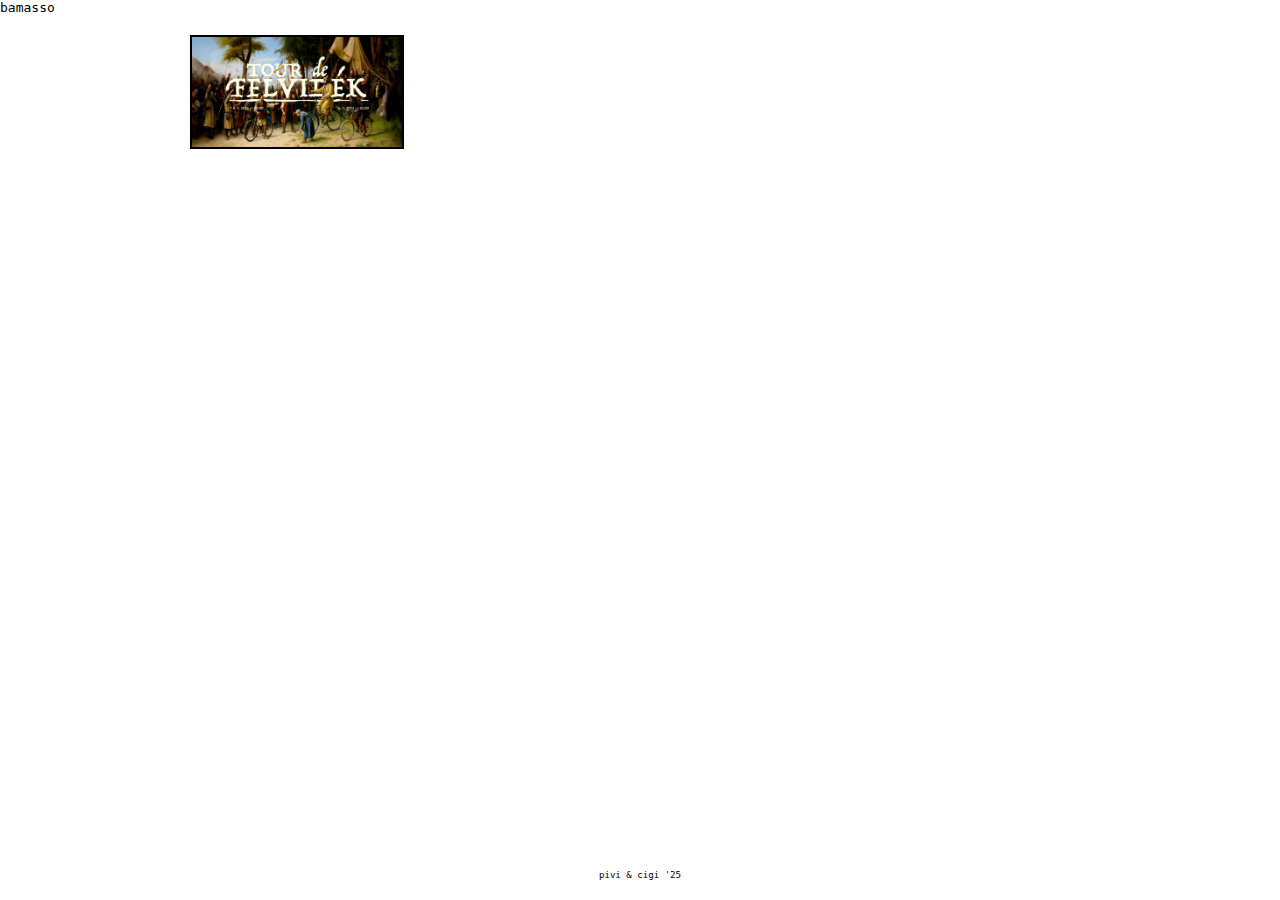
<file: index.html>
<!DOCTYPE html>
<html lang="en">
<head>
  <meta charset="UTF-8" />
  <meta name="viewport" content="width=device-width, initial-scale=1.0" />
  <title>Bamasso</title>
  <style>
    html, body {
      margin: 0;
      padding: 0;
      height: 100%;
      font-family: monospace;
      background-color: white;
      color: black;
      display: flex;
      flex-direction: column;
    }

    <header>
  <div class="logo">
    <a href="index.html" style="text-decoration: none; color: black;">bamasso</a>
  </div>
</header>

    .logo {
      font-weight: bold;
    }

    main {
      flex: 1;
    }

    .gallery {
      display: grid;
      grid-template-columns: repeat(auto-fill, minmax(200px, 1fr));
      gap: 20px;
      padding: 20px;
      justify-items: center;
      max-width: 900px;
      margin: 0 auto;
    }

    .thumbnail {
      width: 100%;
      max-width: 300px;
      height: auto;
      border: 2px solid black;
      transition: transform 0.2s ease;
      cursor: pointer;
    }

    .thumbnail:hover {
      transform: scale(1.02);
    }

    footer {
      text-align: center;
      padding: 20px;
      font-size: 0.7rem;
    }
  </style>
</head>
<body>

  <header>
    <div class="logo">bamasso</div>
  </header>

  <main>
    <div class="gallery">
      <a href="tdf25.html">
        <img src="503606403_1000604802243967_1365677831852352522_n.jpeg" alt="Tour de Felvidék 2025" class="thumbnail" />
      </a>
    </div>
  </main>

  <footer>
    pivi & cigi '25
  </footer>

</body>
</html>
</file>
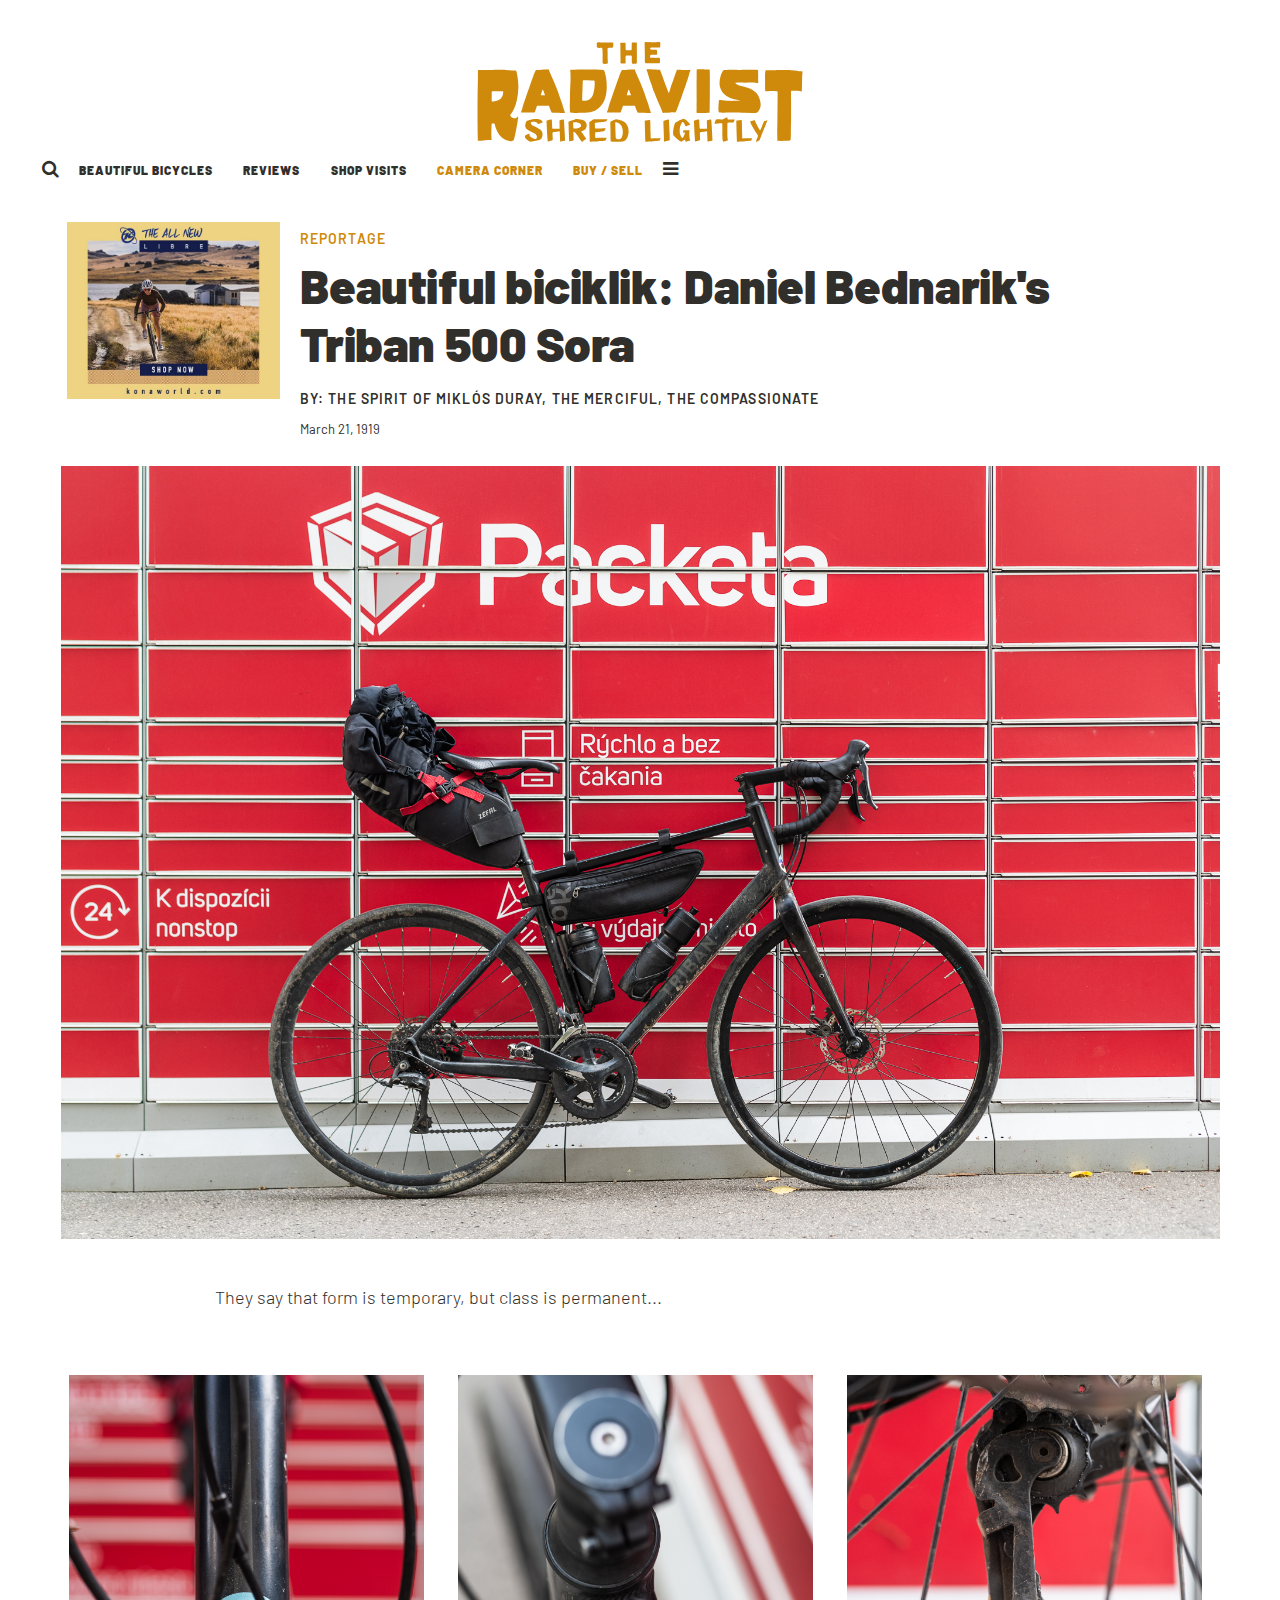
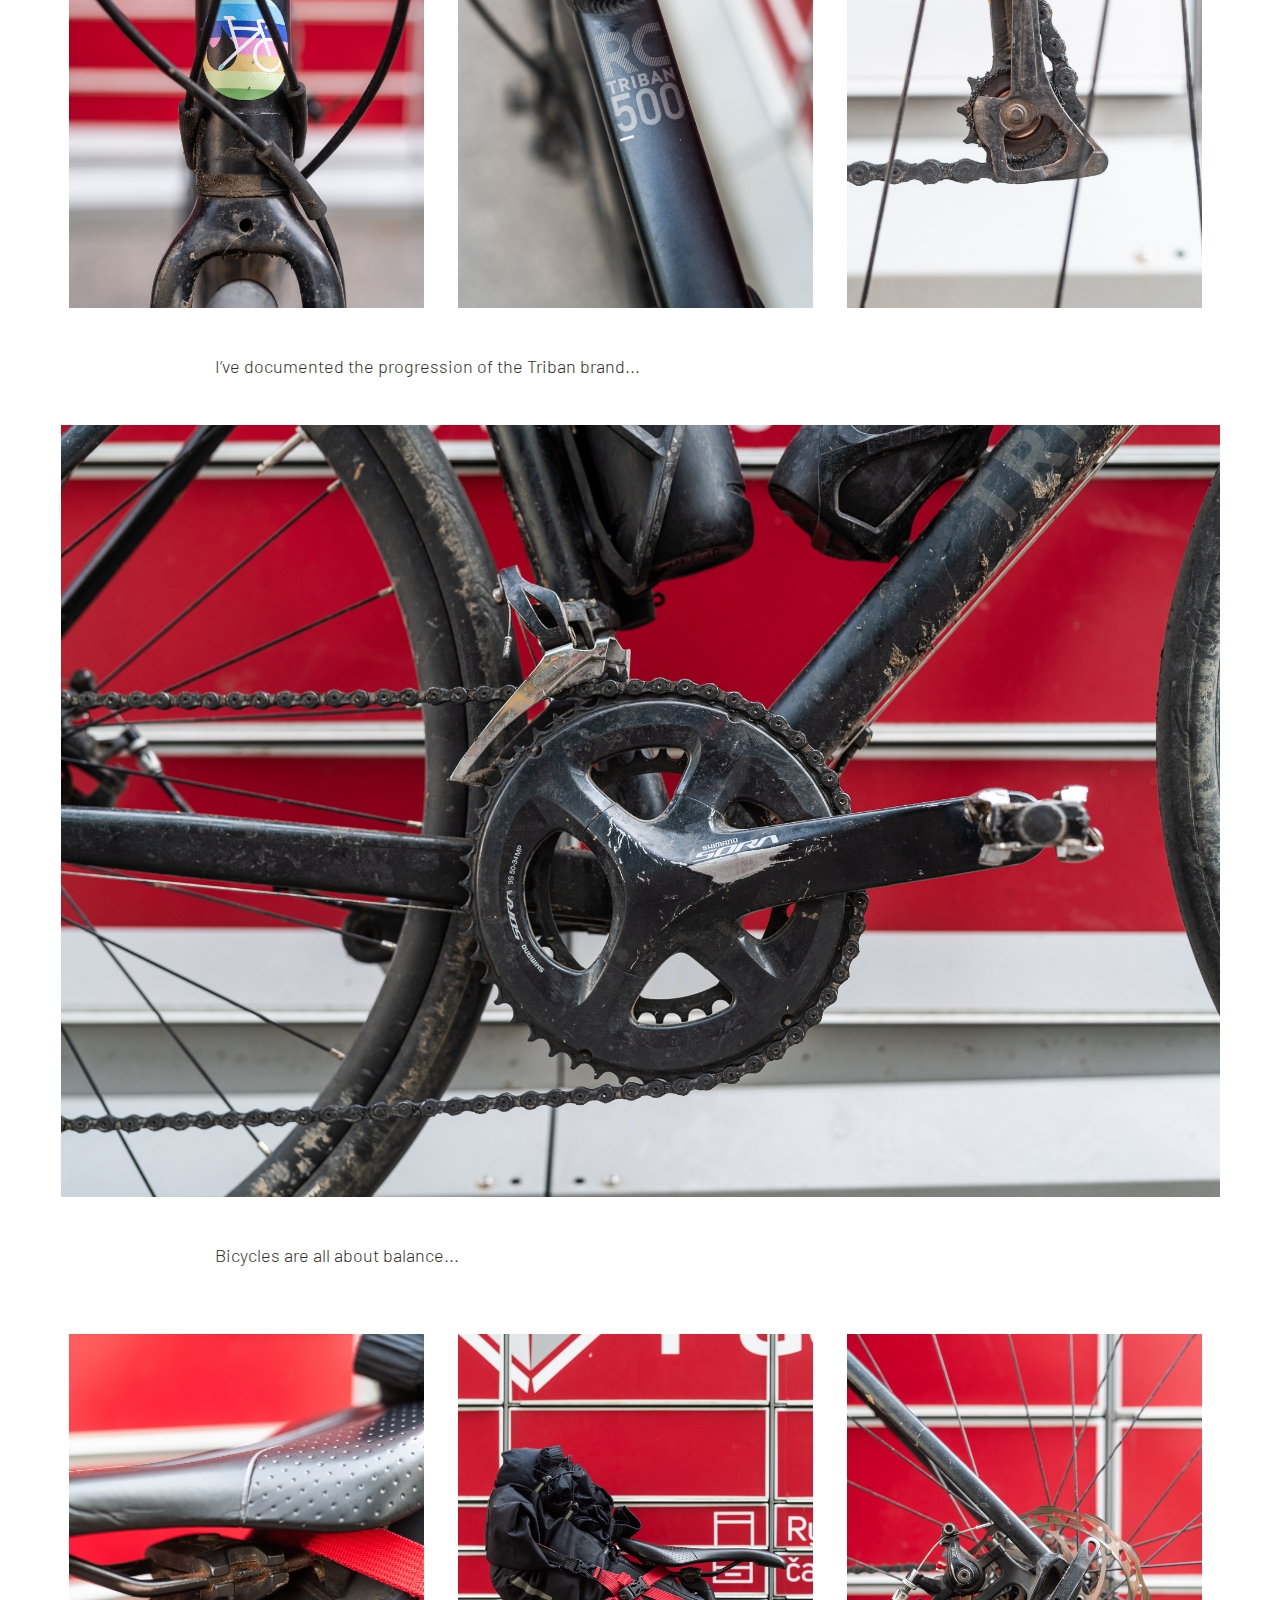
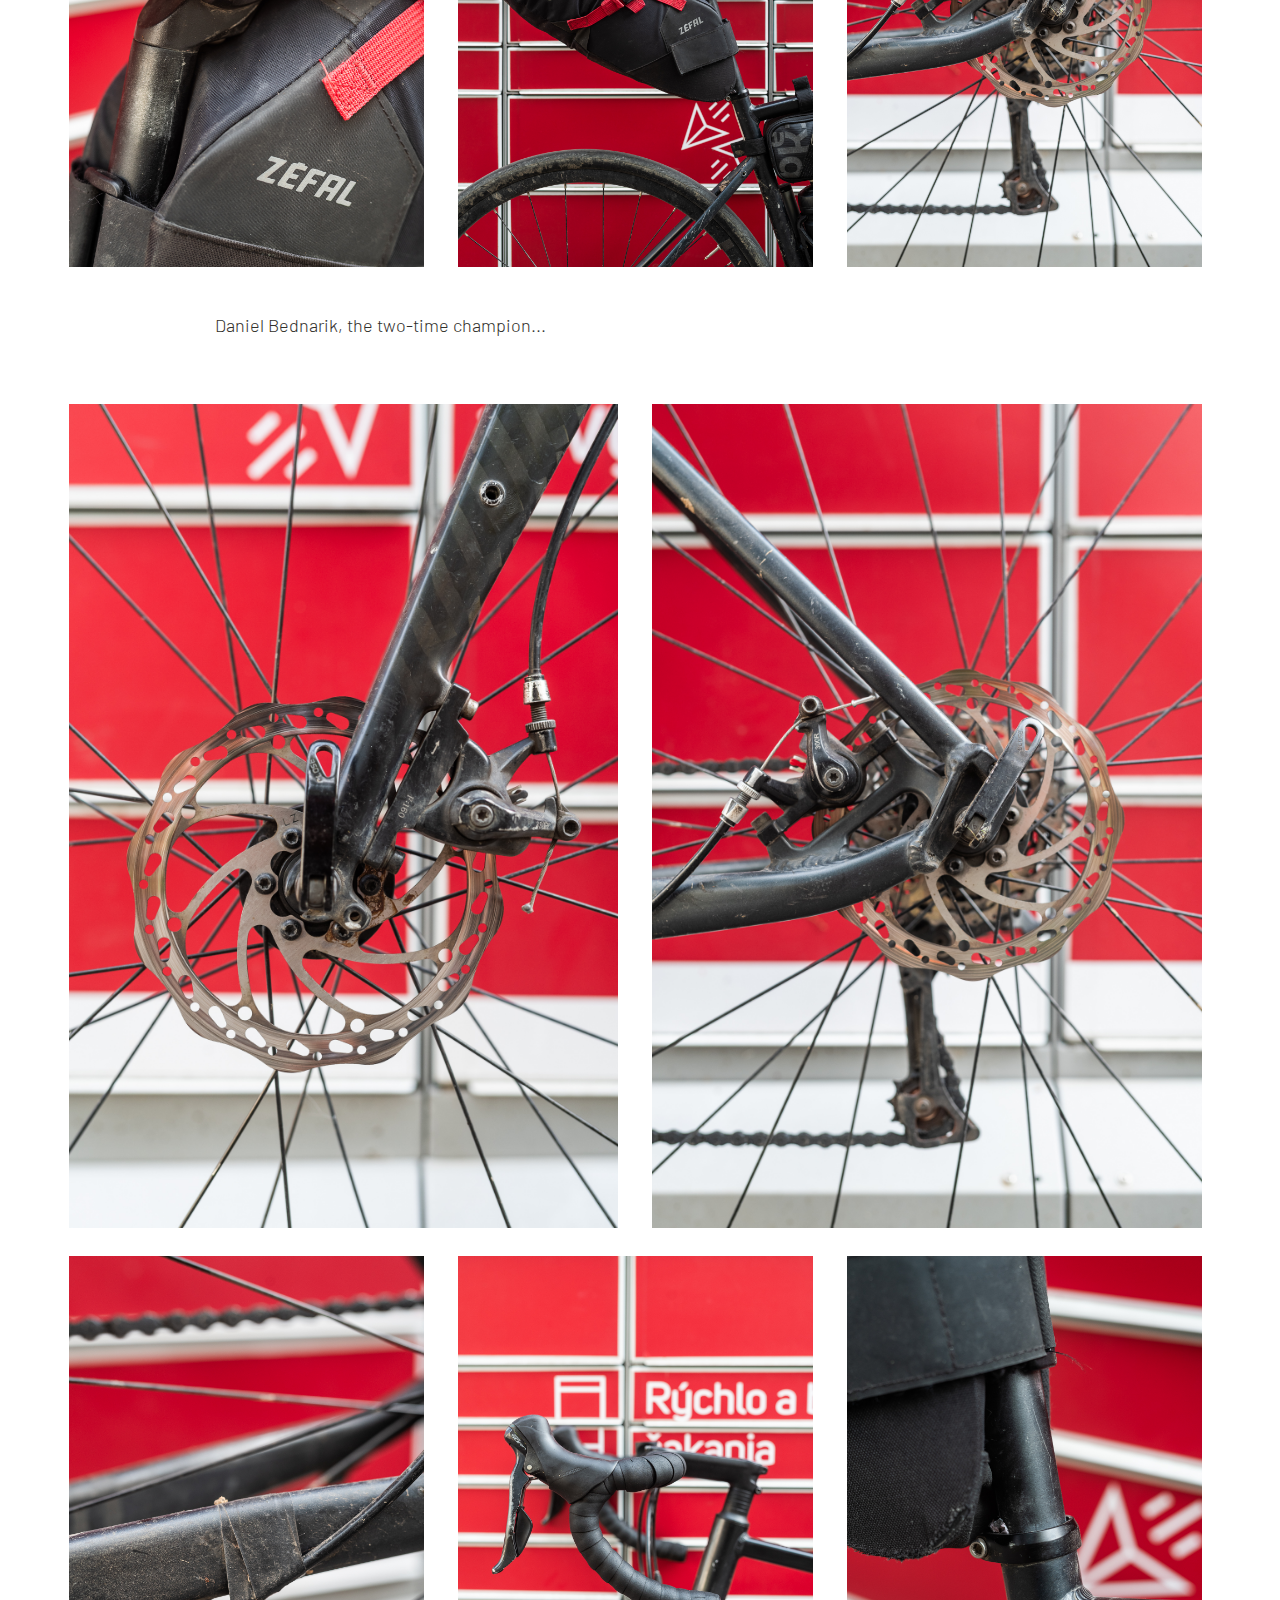
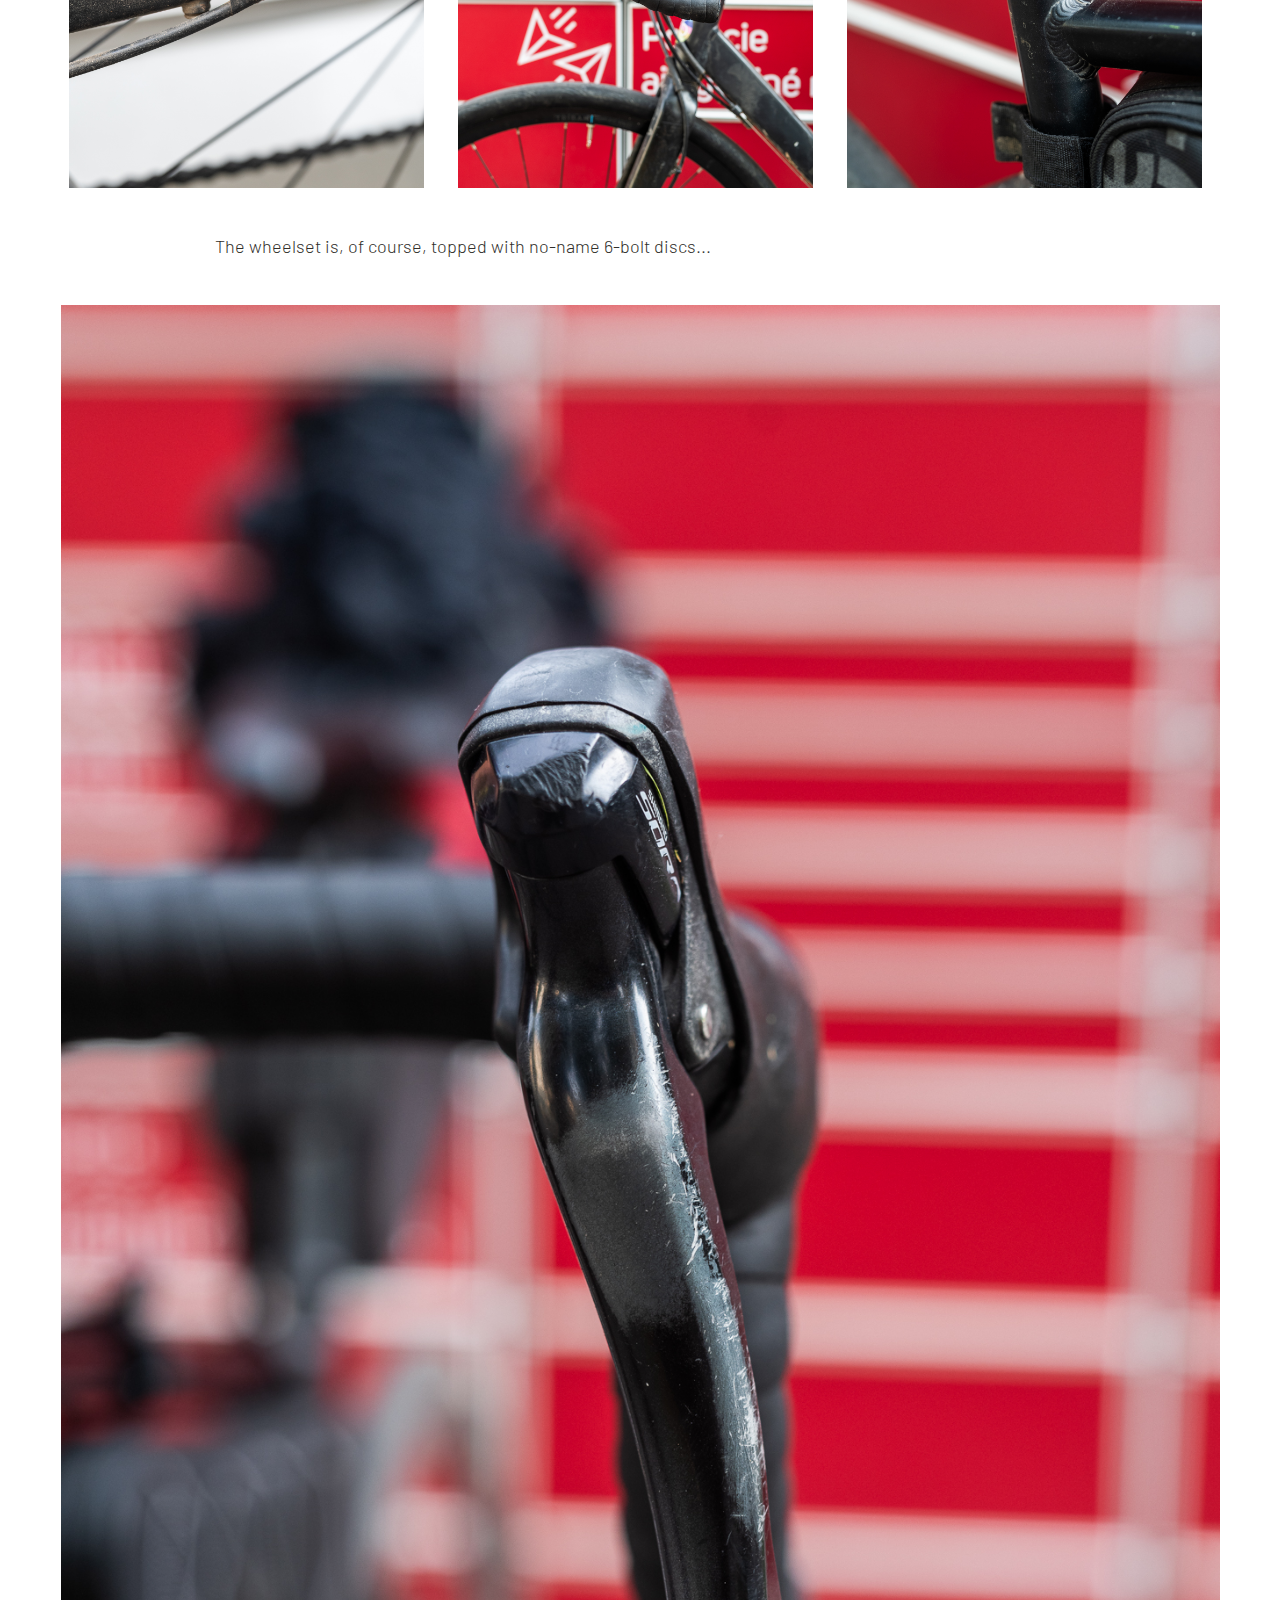
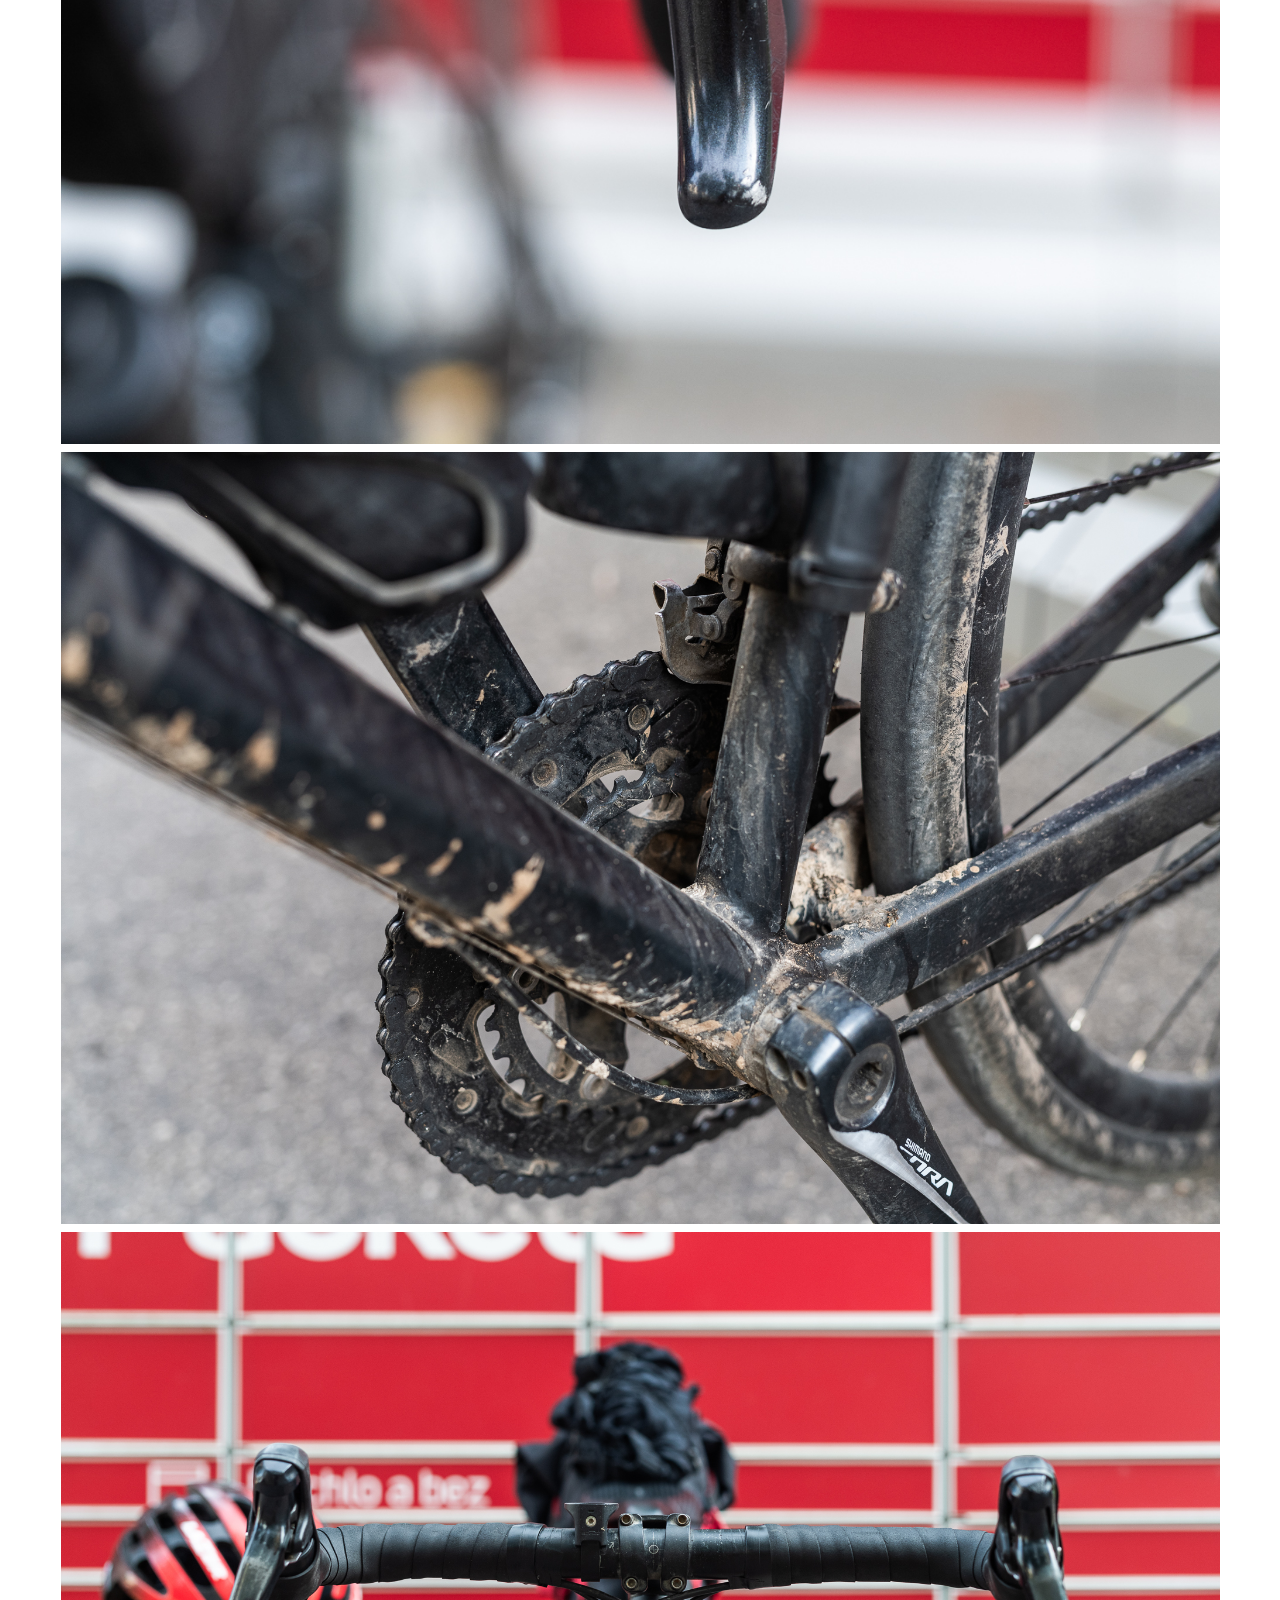
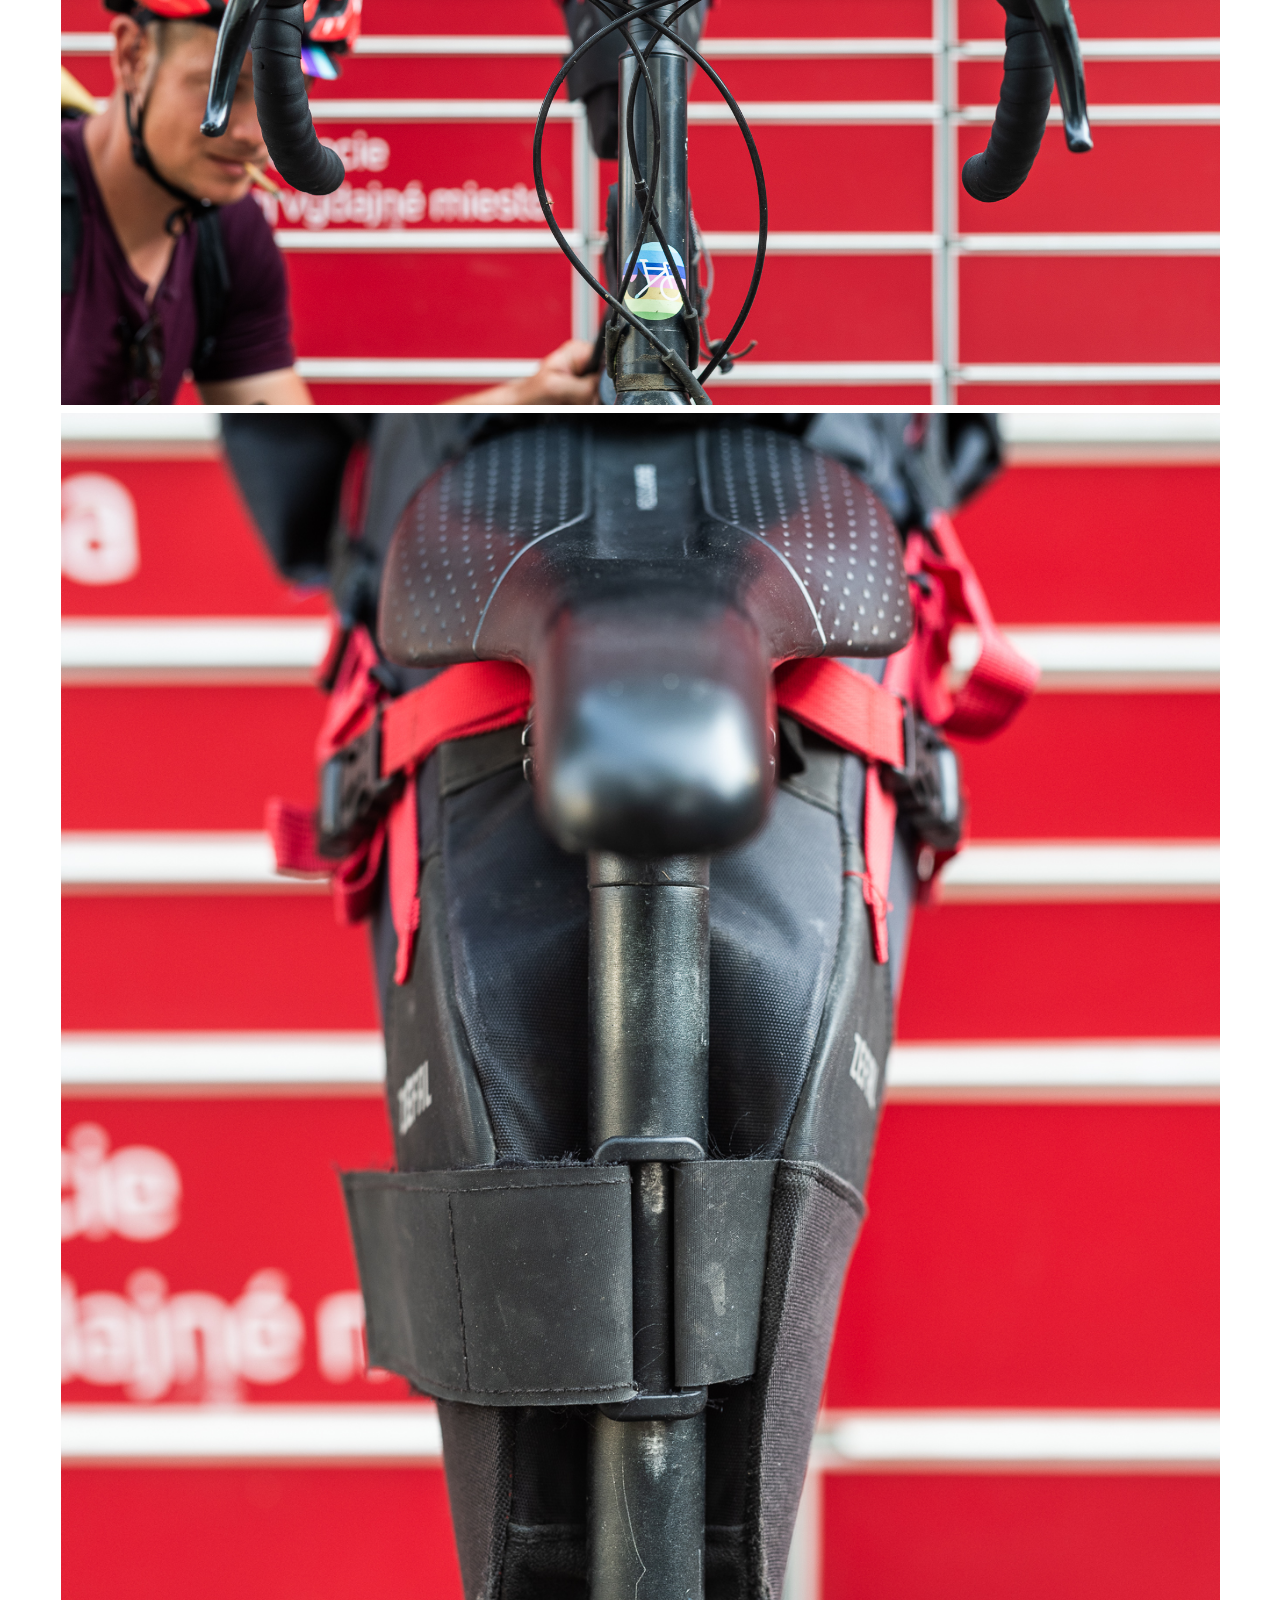
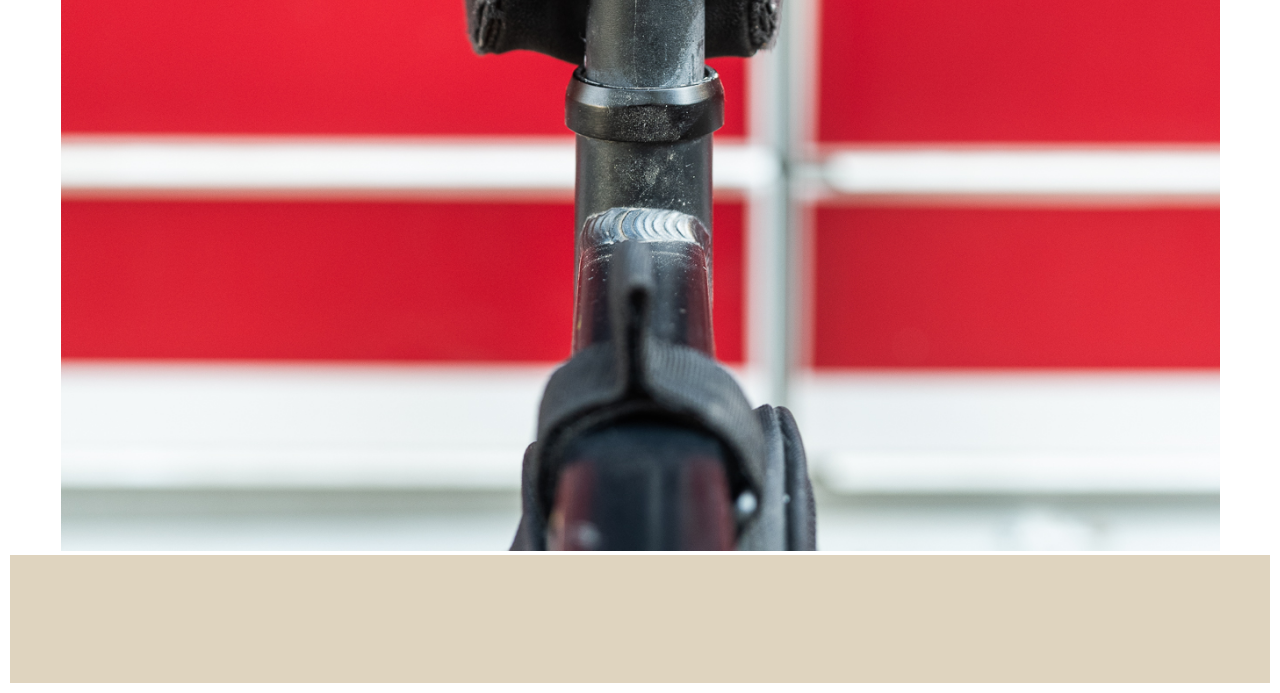
<file: daniel-bednarik-triban500.html>
<!DOCTYPE html>
<html lang="en">
<head>
    <title>Beautiful biciklik: Daniel Bednarik's Triban 500 Sora</title>
    <meta charset="utf-8">
    <meta name="viewport" content="width=device-width, initial-scale=1">
    <link rel="icon" href="./static/images/icons/favicon.svg" type="image/svg+xml">
    <link rel="stylesheet" type="text/css" href="./static/style.css" />
    <link rel="stylesheet" href="https://cdnjs.cloudflare.com/ajax/libs/font-awesome/4.7.0/css/font-awesome.min.css">
    <link rel="preconnect" href="https://fonts.googleapis.com">
    <link rel="preconnect" href="https://fonts.gstatic.com" crossorigin>
    <link href="https://fonts.googleapis.com/css2?family=Barlow:wght@100;200;300;400;500;600;700;800;900&display=swap" rel="stylesheet">

    <style>
        * {
            box-sizing: border-box;
        }

        img {
            max-width: 100%;
            height: auto;
        }

        .grid-container {
            display: flex;
            flex-direction: column;
            padding: 10px;
        }

        .article-container {
            max-width: 1200px;
            margin: auto;
            padding: 0 15px;
        }

        .row {
            display: flex;
            flex-wrap: wrap;
            gap: 10px;
            margin-top: 20px;
        }

        .column {
            flex: 1 1 100%;
        }

        @media (min-width: 600px) {
            .column {
                flex: 1 1 calc(33.333% - 10px);
            }
        }

        .header, .footer {
            width: 100%;
        }

        .topnav {
            display: flex;
            flex-wrap: wrap;
            gap: 10px;
            margin-top: 10px;
        }

        .article-header-content h1,
        .article-header-content h4,
        .article-header-content p {
            margin: 0 0 10px;
        }

        .article-content p {
            line-height: 1.6;
        }
    </style>
</head>
<body>
    <div class="grid-container">
        <div class="header">
            <a href="https://www.jobbik.hu/">
                <img src="./static/images/logo.svg" alt="Logo"/>
            </a>

            <div class="topnav">
                <i class="fa fa-search" aria-hidden="true"></i>
                <a href="https://www.jobbik.hu/">Beautiful Bicycles</a>
                <a href="https://www.jobbik.hu/">Reviews</a>
                <a href="https://www.jobbik.hu/">Shop Visits</a>
                <a href="https://www.jobbik.hu/" style="color: #cf8a0c">Camera Corner</a>
                <a href="https://www.jobbik.hu/" style="color: #cf8a0c">Buy / Sell</a>
                <i class="fa fa-bars" aria-hidden="true"></i>
            </div>
        </div>

        <div class="middle">
            <div class="article-container">
                <div class="article-header">
                    <div class="sidebar-banner">
                        <a href="https://www.jobbik.hu/" target="_blank">
                            <img src="./static/images/Kona.jpg" alt="Kona Banner">
                        </a>
                    </div>
                    <div class="article-header-content">
                        <h4>
                            <a href="https://www.jobbik.hu/" class="c-article-header__category">Reportage</a>
                        </h4>
                        <h1 class="article-title">Beautiful biciklik: Daniel Bednarik's <br/>Triban 500 Sora</h1>
                        <p>
                            <span class="author">By: the spirit of Miklós Duray, the merciful, the compassionate</span>
                            <br />
                            <span class="date">March 21, 1919</span>
                        </p>
                    </div>
                </div>

                <div class="article-content">
                    <img src="./static/images/image15.jpg" alt="Main image">

                    <p>
                        They say that form is temporary, but class is permanent...
                    </p>

                    <div class="row">
                        <div class="column"><img src="./static/images/image8.jpg" alt=""></div>
                        <div class="column"><img src="./static/images/image5.jpg" alt=""></div>
                        <div class="column"><img src="./static/images/image2.jpg" alt=""></div>
                    </div>

                    <p>
                        I’ve documented the progression of the Triban brand...
                    </p>

                    <img src="./static/images/image13.jpg" alt="Bike photo">

                    <p>
                        Bicycles are all about balance...
                    </p>

                    <div class="row">
                        <div class="column"><img src="./static/images/image14.jpg" alt=""></div>
                        <div class="column"><img src="./static/images/image17.jpg" alt=""></div>
                        <div class="column"><img src="./static/images/image10.jpg" alt=""></div>
                    </div>

                    <p>
                        Daniel Bednarik, the two-time champion...
                    </p>

                    <div class="row">
                        <div class="column"><img src="./static/images/image16.jpg" alt=""></div>
                        <div class="column"><img src="./static/images/image10.jpg" alt=""></div>
                    </div>

                    <div class="row">
                        <div class="column"><img src="./static/images/image3.jpg" alt=""></div>
                        <div class="column"><img src="./static/images/image11.jpg" alt=""></div>
                        <div class="column"><img src="./static/images/image9.jpg" alt=""></div>
                    </div>

                    <p>
                        The wheelset is, of course, topped with no-name 6-bolt discs...
                    </p>

                    <img src="./static/images/image6.jpg" alt="">
                    <img src="./static/images/image1.jpg" alt="">
                    <img src="./static/images/image7.jpg" alt="">
                    <img src="./static/images/image12.jpg" alt="">
                </div>
            </div>
        </div>

        <div class="footer">
            <!-- Keep your footer content here as is -->
            <!-- To save space, not repeated again -->
        </div>
    </div>
</body>
</html>
</file>
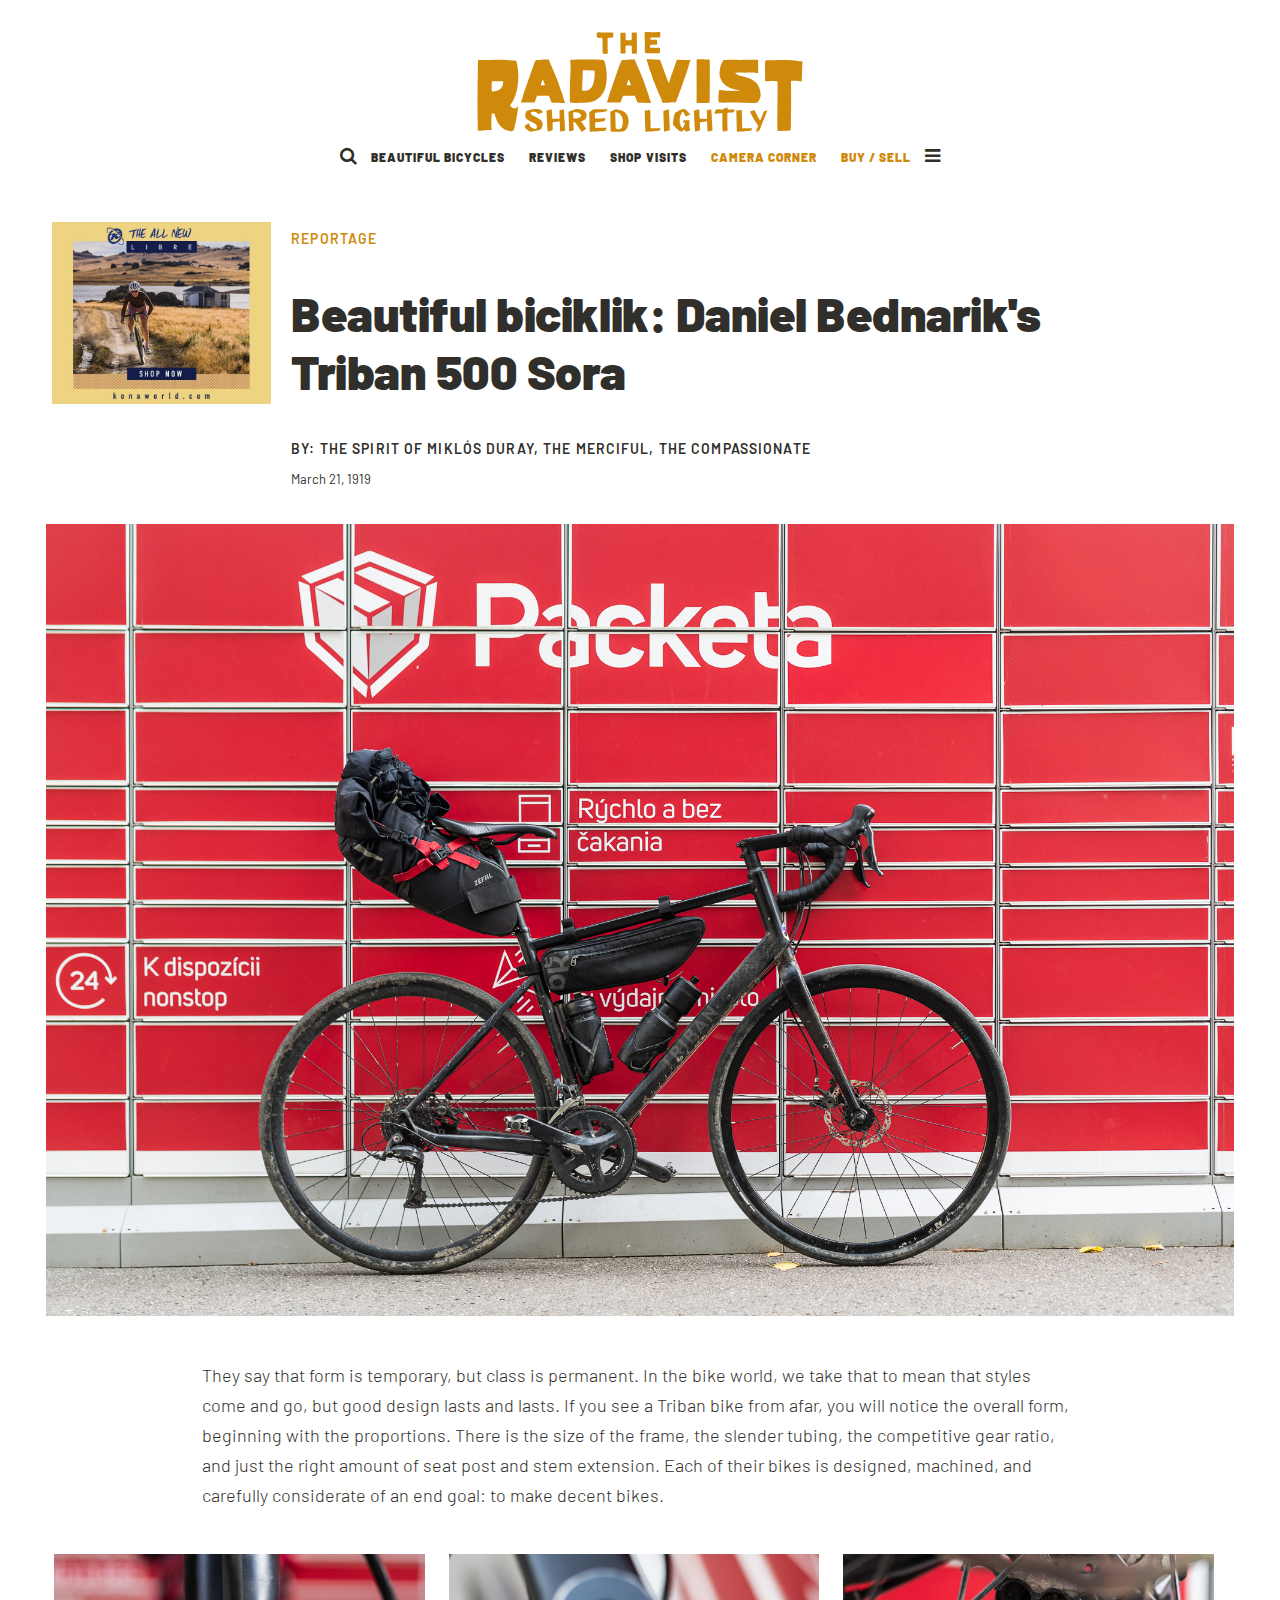
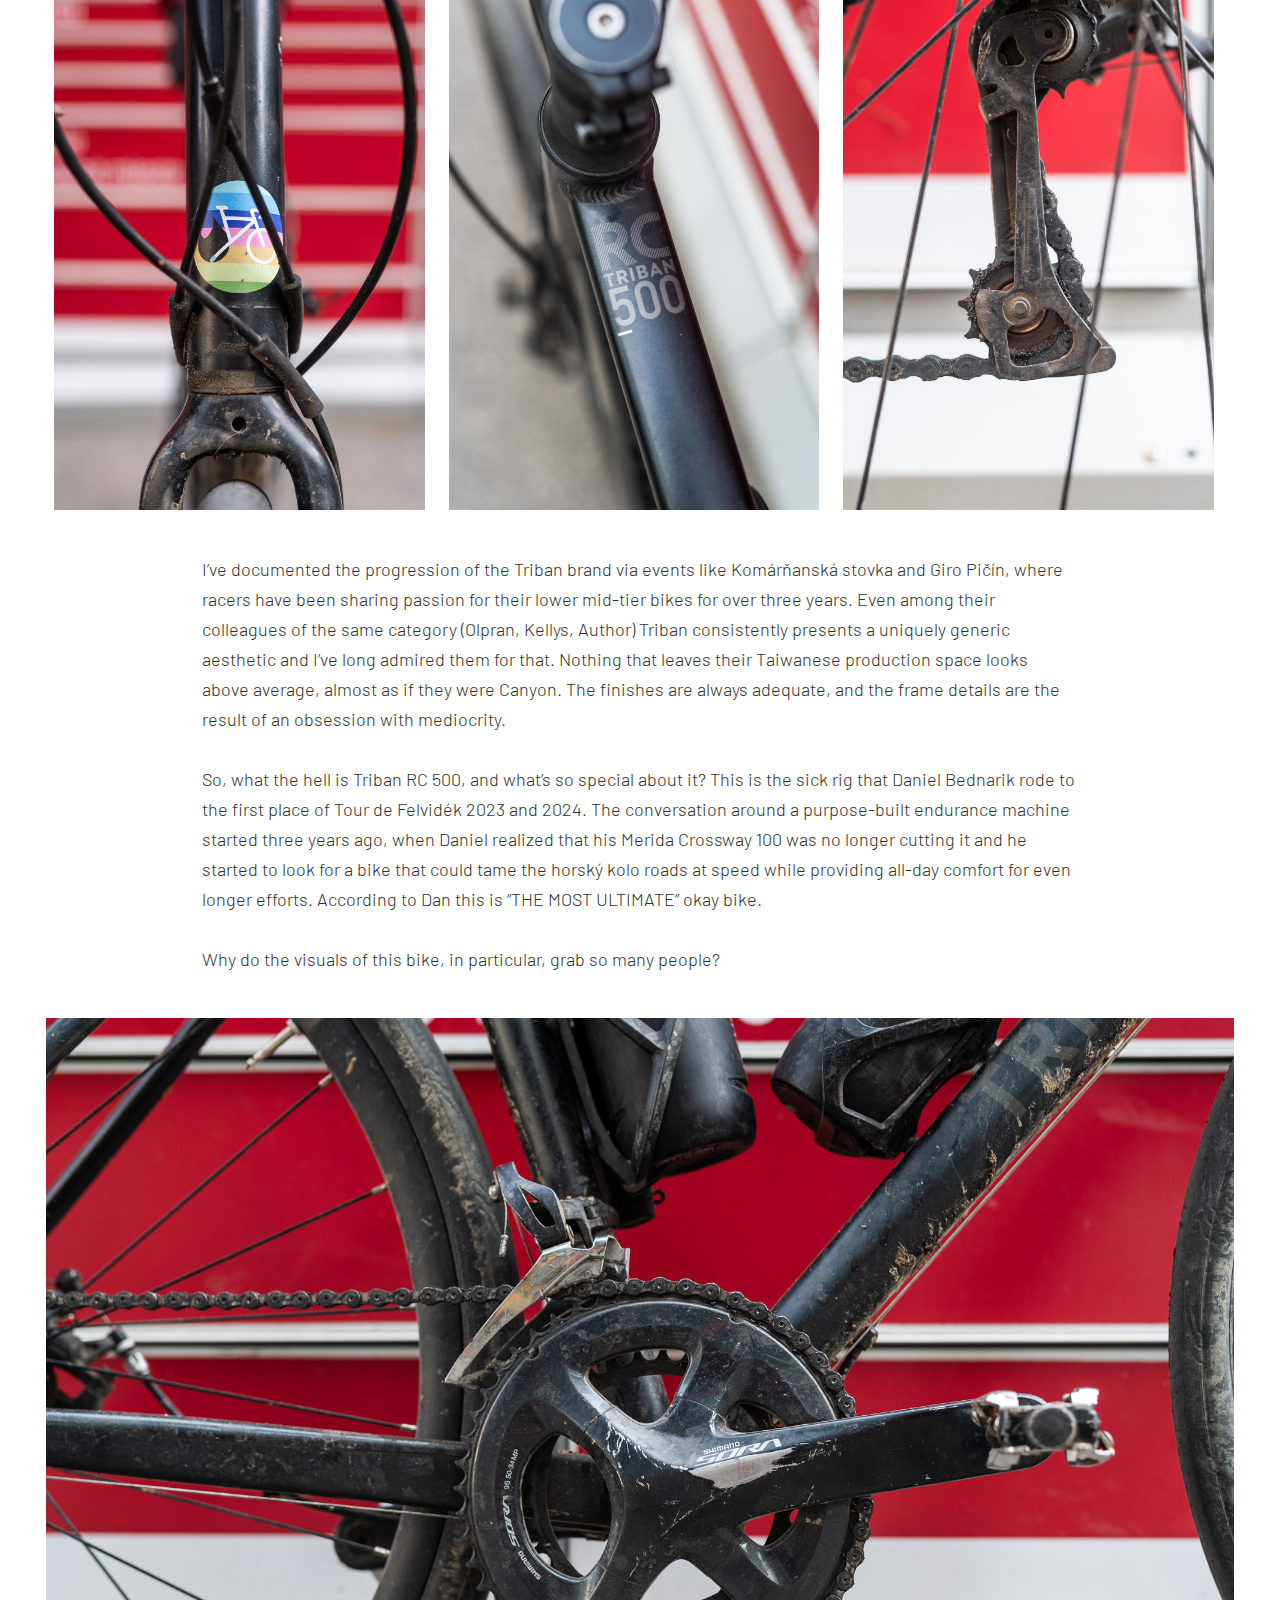
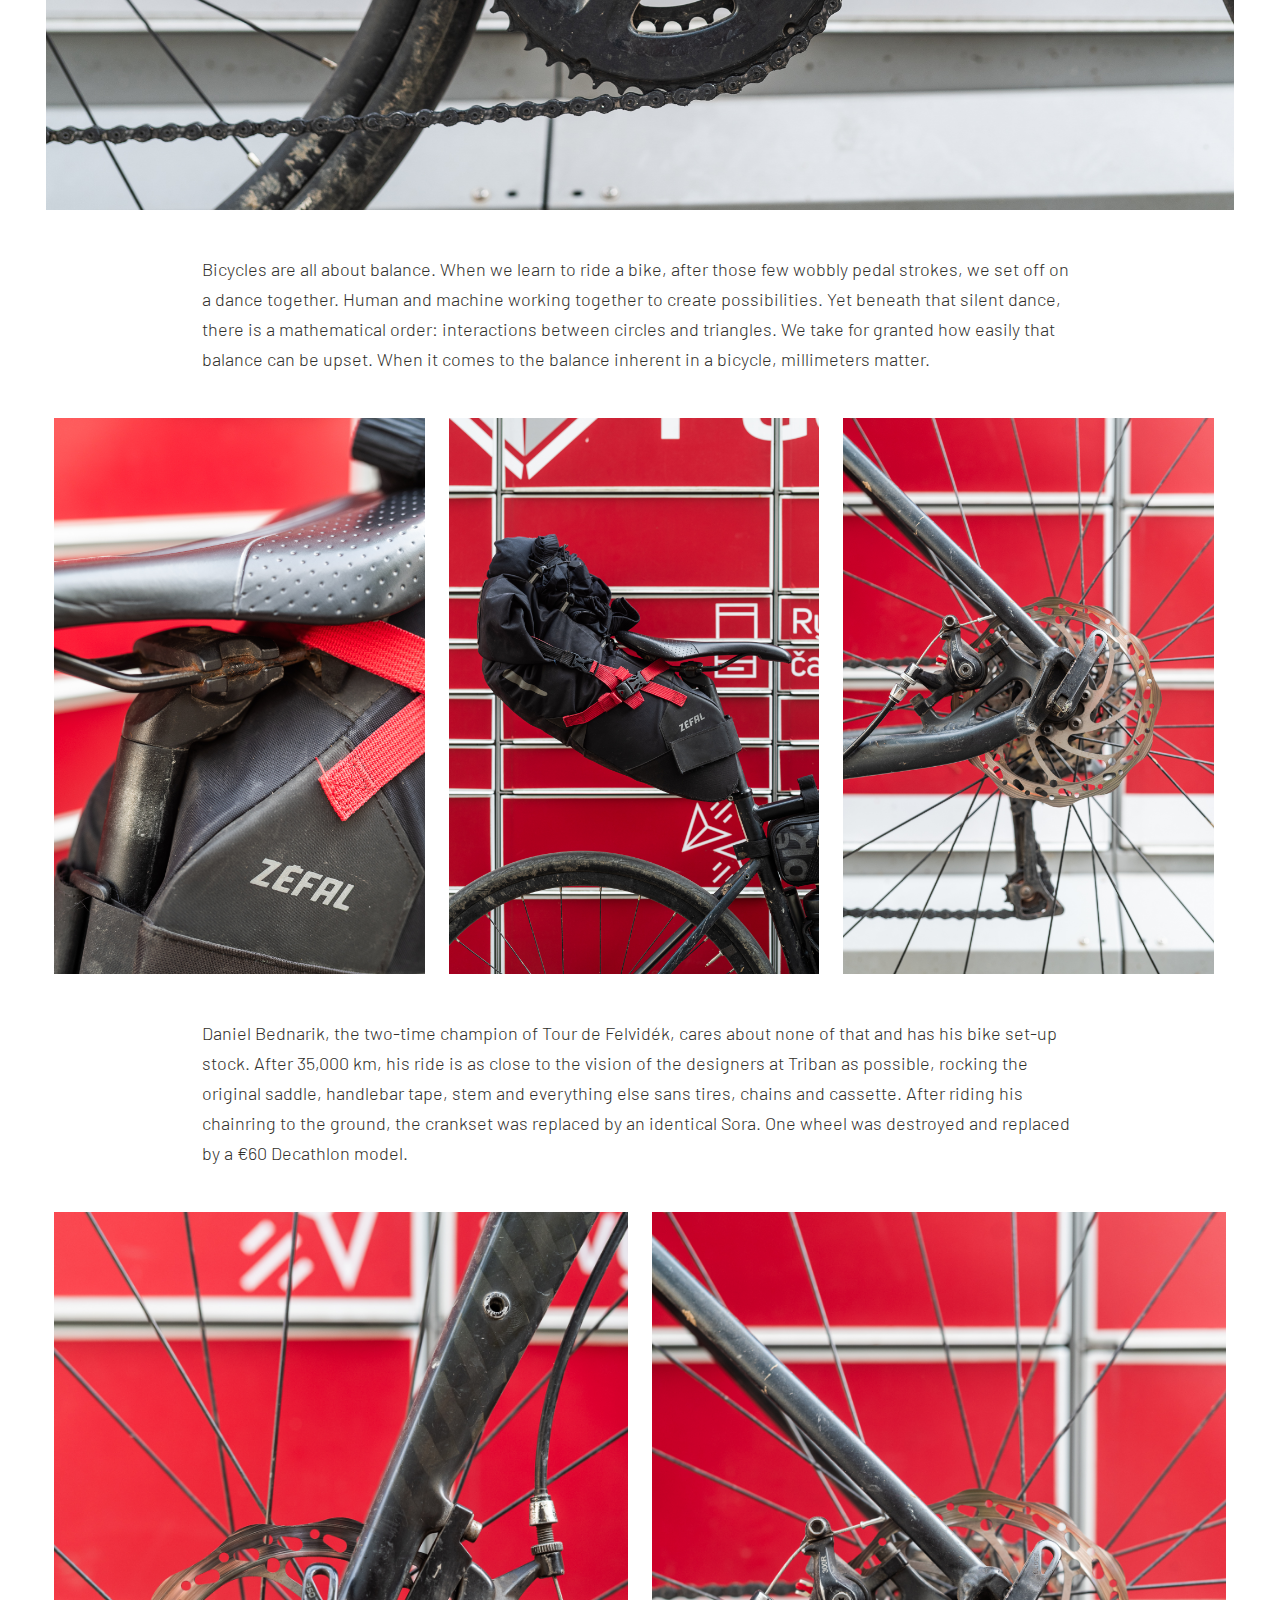
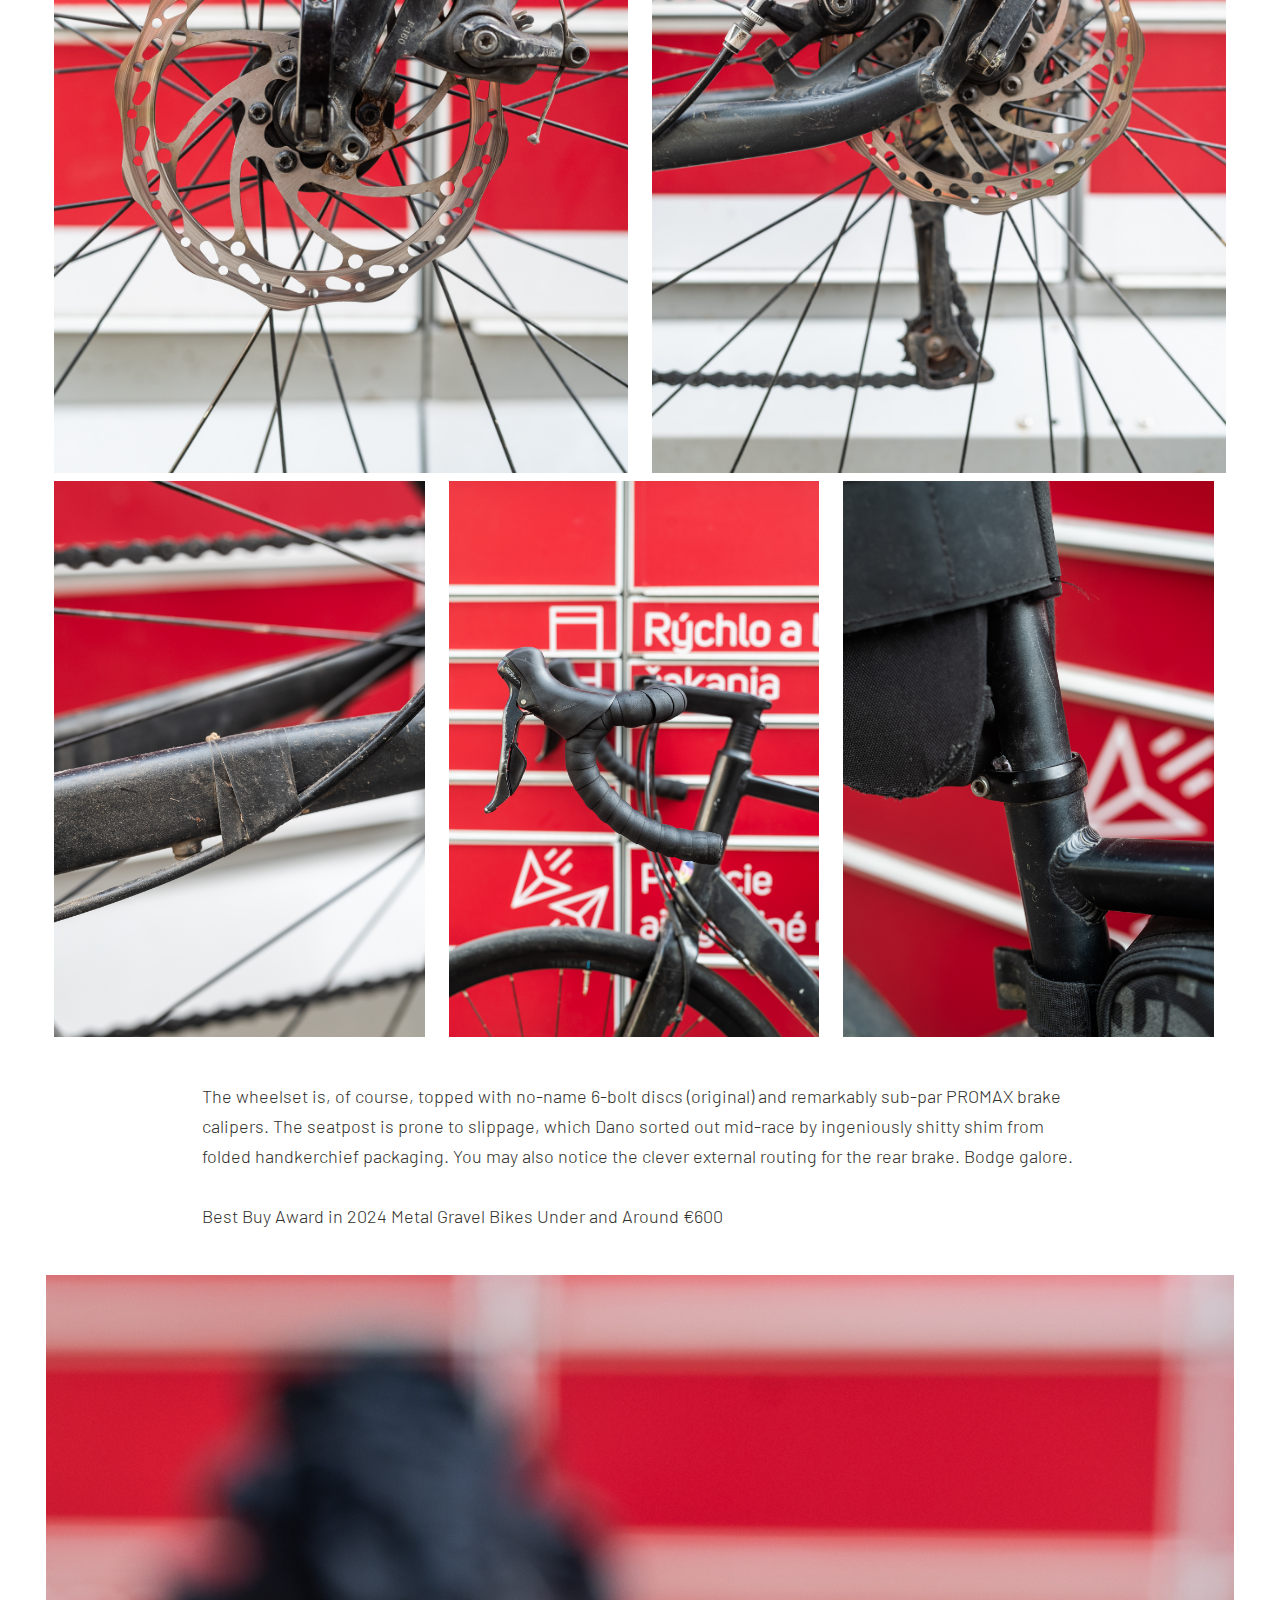
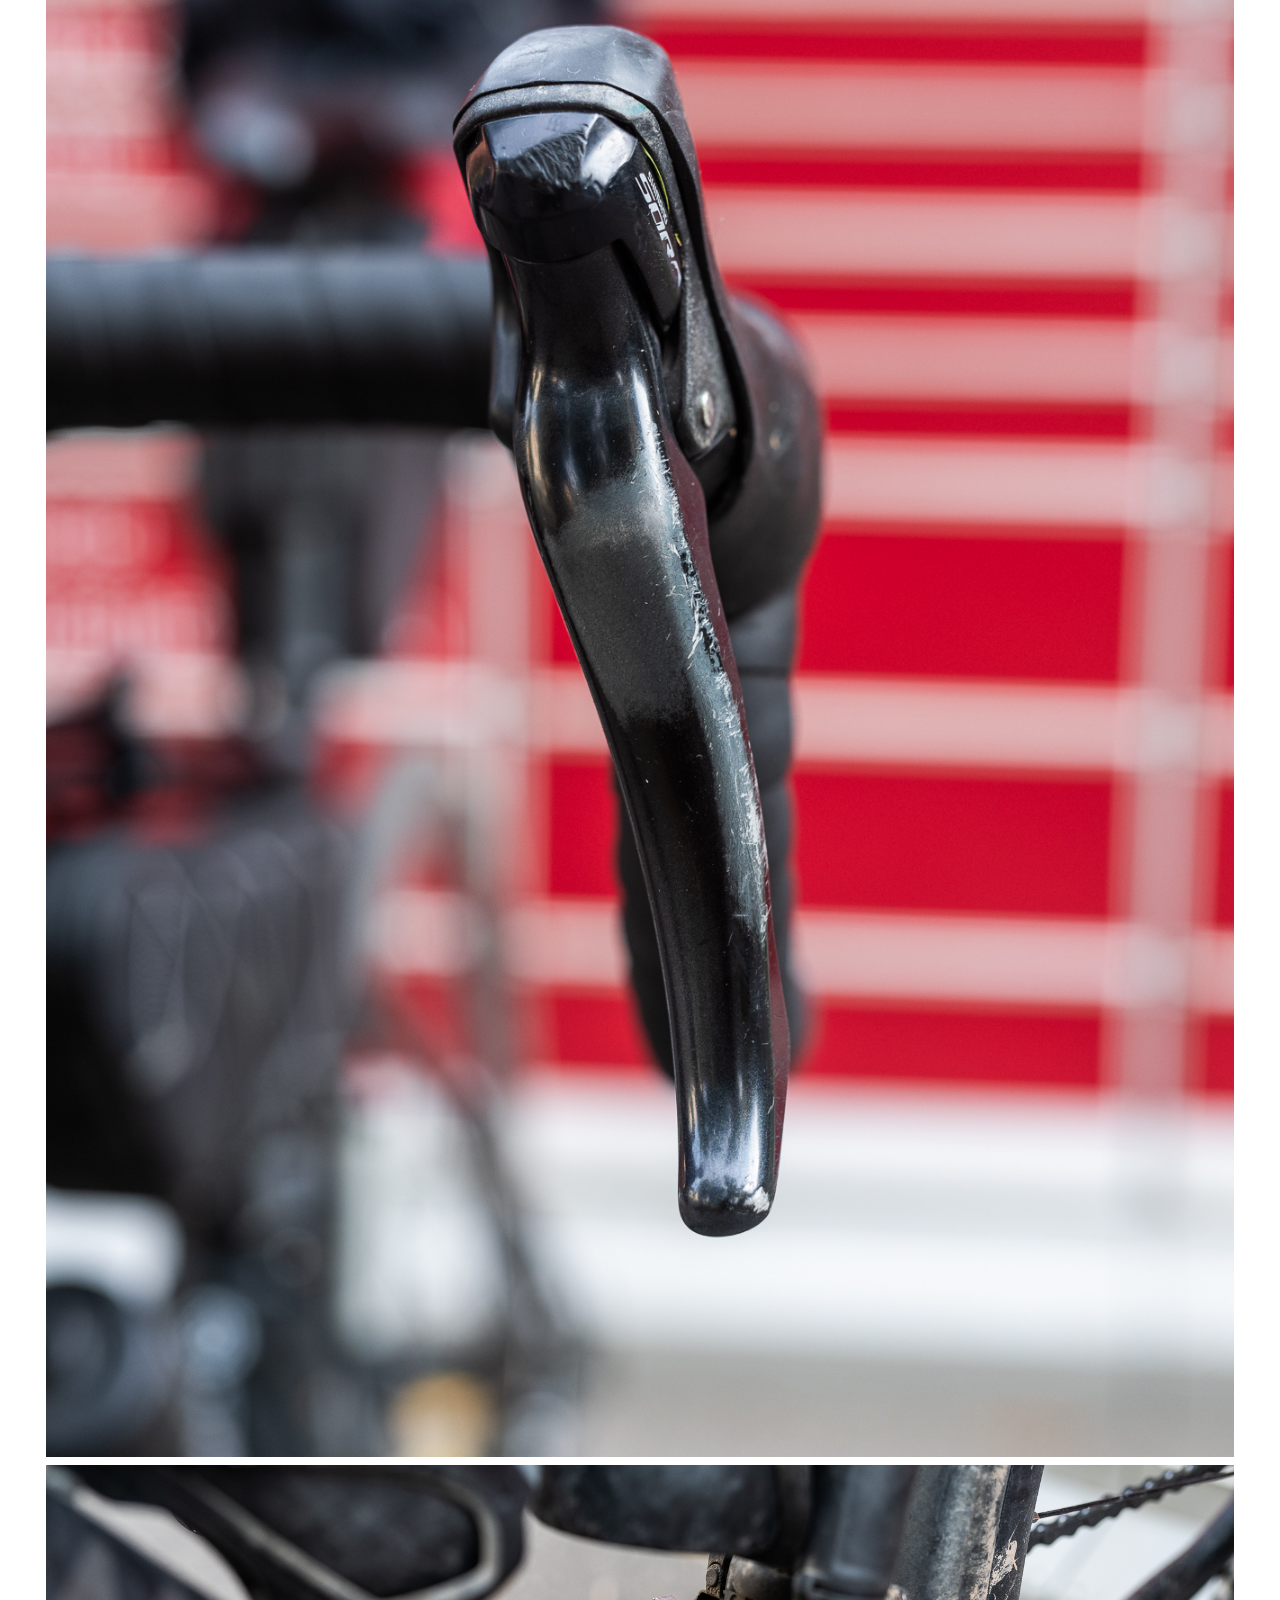
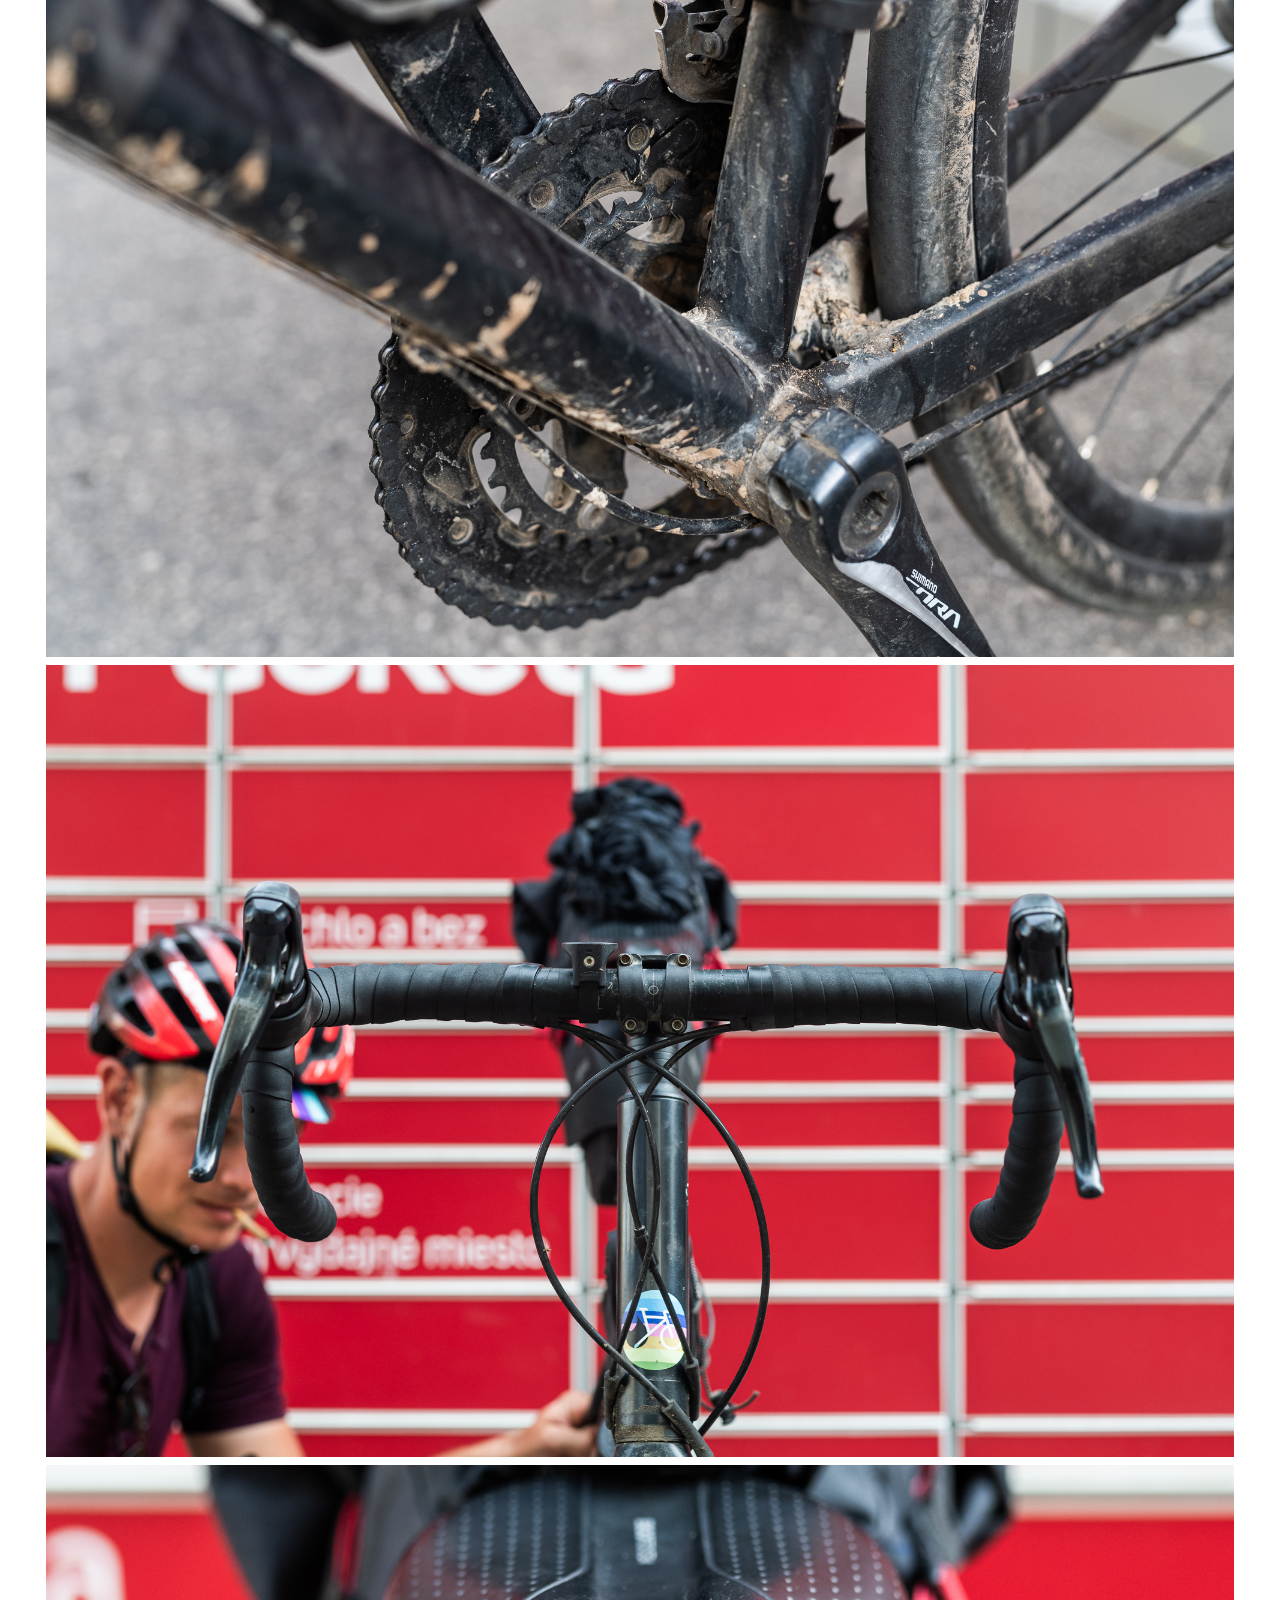
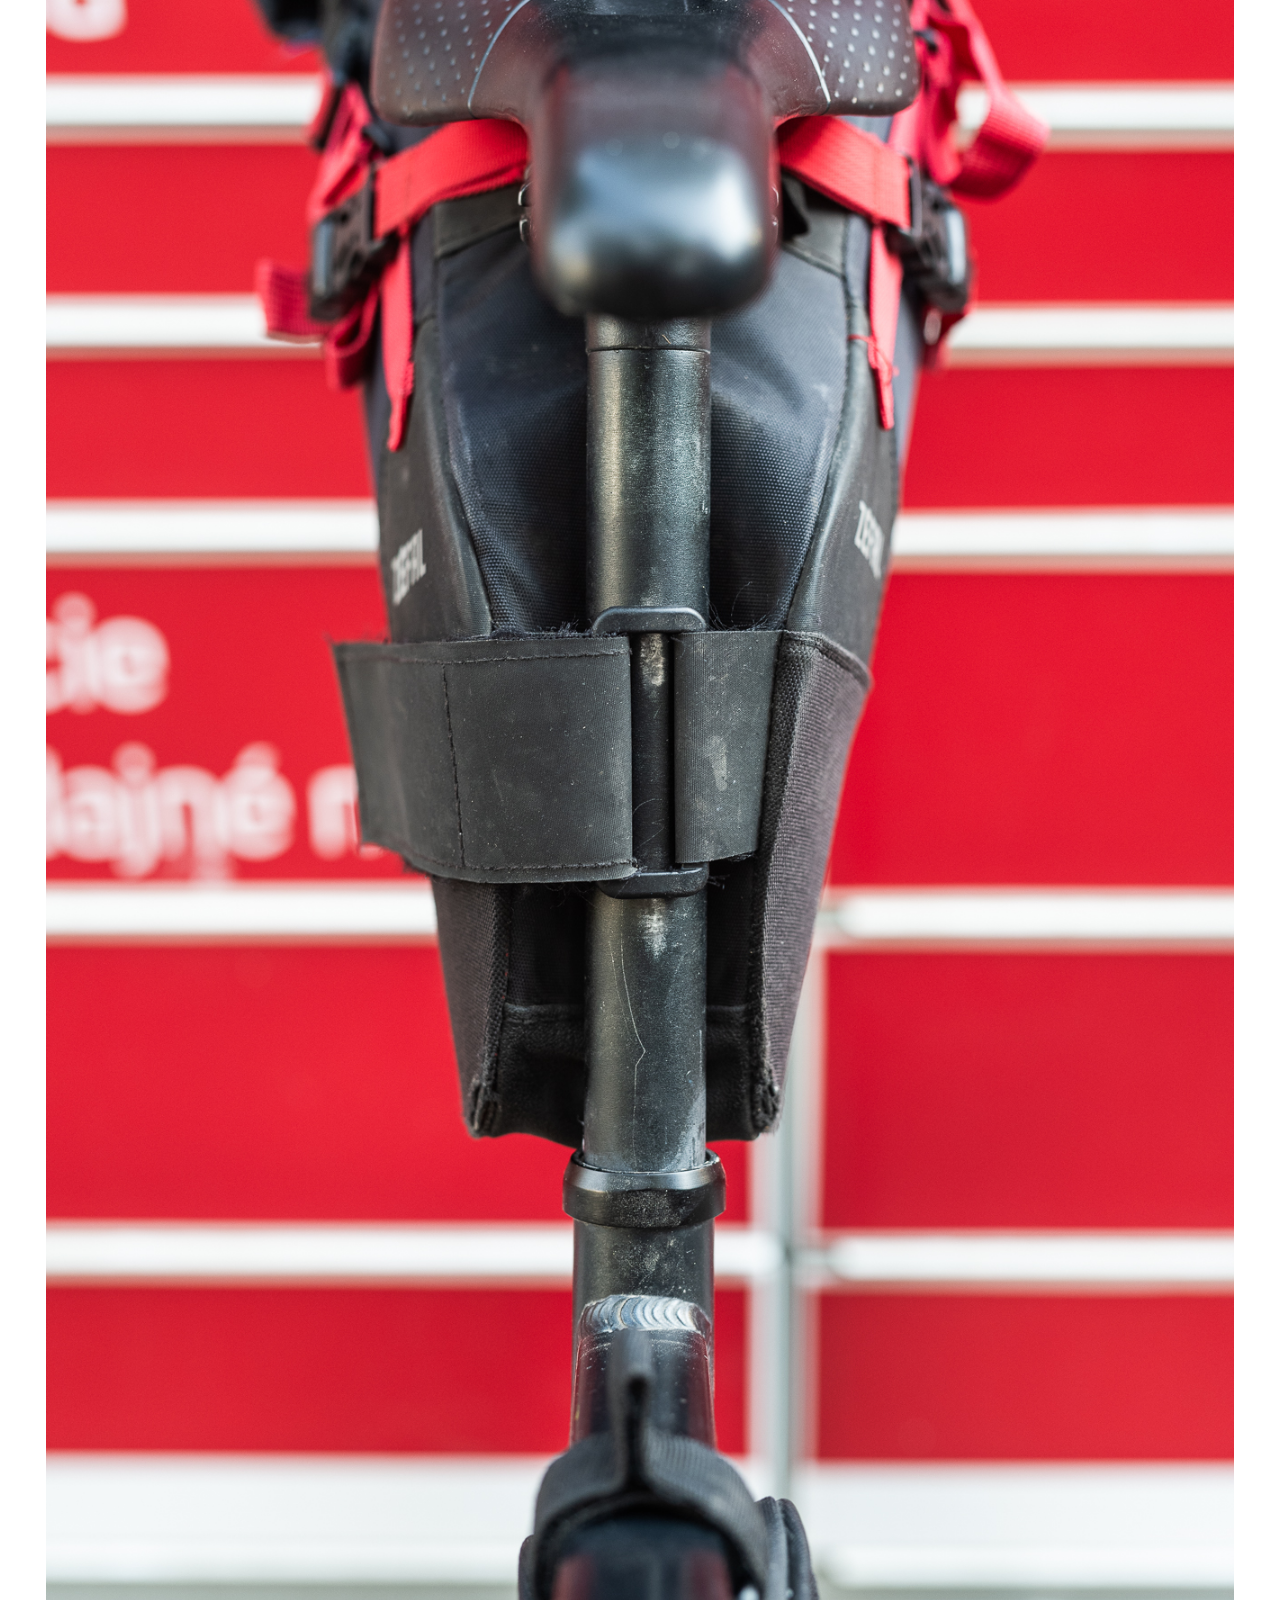
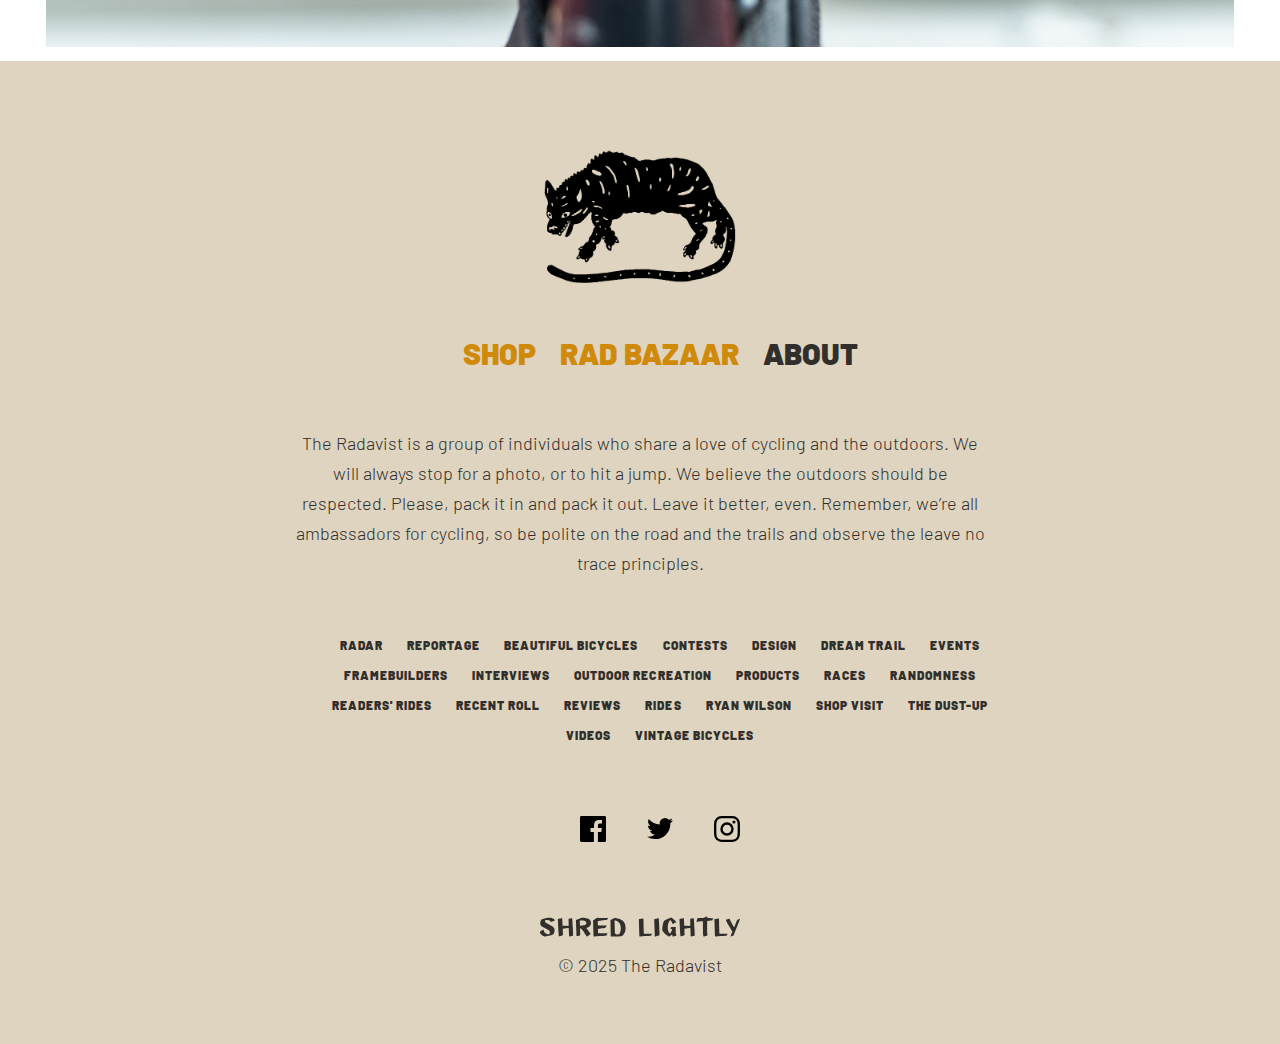
<file: sampion radavist.html>
<!DOCTYPE html>
<html lang="en">
    <head>
        <title>Beautiful biciklik: Daniel Bednarik's Triban 500 Sora</title>
        <meta charset="utf-8">
        <meta name="viewport" content="width=device-width, initial-scale=1">
        <link rel="icon" href="./static/images/icons/favicon.svg" type="image/svg+xml">
        <link rel="stylesheet" type="text/css" href="./static/style.css" />
        <link rel="stylesheet" href="https://cdnjs.cloudflare.com/ajax/libs/font-awesome/4.7.0/css/font-awesome.min.css">
        <link rel="preconnect" href="https://fonts.googleapis.com">
        <link rel="preconnect" href="https://fonts.gstatic.com" crossorigin>
        <link href="https://fonts.googleapis.com/css2?family=Barlow:ital,wght@0,100;0,200;0,300;0,400;0,500;0,600;0,700;0,800;0,900;1,100;1,200;1,300;1,400;1,500;1,600;1,700;1,800;1,900&display=swap" rel="stylesheet">
    </head>
    <body>
        <div class="grid-container">
            <div class="header">
                <a href="https://www.jobbik.hu/">
                    <img src="./static/images/logo.svg"/>
                </a>

                <div class="topnav">
                    <i class="fa fa-search" aria-hidden="true"></i>
                    <a href="https://www.jobbik.hu/">Beautiful Bicycles</a>
                    <a href="https://www.jobbik.hu/">Reviews</a>
                    <a href="https://www.jobbik.hu/">Shop Visits</a>
                    <a href="https://www.jobbik.hu/" style="color: #cf8a0c">Camera Corner</a>
                    <a href="https://www.jobbik.hu/" style="color: #cf8a0c">Buy / Sell</a>
                    <i class="fa fa-bars" aria-hidden="true"></i>
                </div>
            </div>

            <div class="left"></div>
            <div class="middle">
                <div class="article-container">
                    <div class="article-header">
                        <div class="sidebar-banner">
                          <a href="https://www.jobbik.hu/" target="_blank">
                            <img src="./static/images/Kona.jpg">
                          </a>
                        </div>
                        <div class="article-header-content">
                            <h4>
                                <a href="https://www.jobbik.hu/" class="c-article-header__category">Reportage</a>
                            </h4>
                            <h1 class="article-title">Beautiful biciklik: Daniel Bednarik's <br/>Triban 500 Sora</h1>
                            <p>
                                <span class="author">By: the spirit of Miklós Duray, the merciful, the compassionate</span>
                                <br />
                                <span class="date">March 21, 1919</span>
                            </p>
                        </div>
                    </div>
                
                    <div class="article-content">
                        <img src="./static/images/image15.jpg"/>
                
                        <p>
                            They say that form is temporary, but class is permanent. 
                            In the bike world, we take that to mean that styles come
                            and go, but good design lasts and lasts. If you see a 
                            Triban bike from afar, you will notice the overall form, 
                            beginning with the proportions. There is the size of the 
                            frame, the slender tubing, the competitive gear ratio, and 
                            just the right amount of seat post and stem extension. 
                            Each of their bikes is designed, machined, and carefully 
                            considerate of an end goal: to make decent bikes.
                        </p>
                        
                        <div class="row">
                            <div class="column">
                                <img src="./static/images/image8.jpg"/>
                            </div>
                            <div class="column">
                                <img src="./static/images/image5.jpg"/>
                            </div>
                            <div class="column">
                                <img src="./static/images/image2.jpg"/>
                            </div>
                        </div>
                
                        <p>
                            I’ve documented the progression of the Triban brand via events 
                            like Komárňanská stovka and Giro Pičín, where racers have been 
                            sharing passion for their lower mid-tier bikes for over three years. 
                            Even among their colleagues of the same category (Olpran, Kellys, Author) 
                            Triban consistently presents a uniquely generic aesthetic and 
                            I’ve long admired them for that. Nothing that leaves their Taiwanese 
                            production space looks above average, almost as if they were Canyon. 
                            The finishes are always adequate, and the frame details are the result 
                            of an obsession with mediocrity.
        
                            <br /><br />
        
                            So, what the hell is Triban RC 500, and what’s so special about it? 
                            This is the sick rig that Daniel Bednarik rode to the first place of 
                            Tour de Felvidék 2023 and 2024. The conversation around a purpose-built 
                            endurance machine started three years ago, when Daniel realized that 
                            his Merida Crossway 100 was no longer cutting it and he started to look 
                            for a bike that could tame the horský kolo roads at speed while providing 
                            all-day comfort for even longer efforts. According to Dan this is 
                            “THE MOST ULTIMATE” okay bike.
                
                            <br /><br />
        
                            Why do the visuals of this bike, in particular, grab so many people?
                        </p>

                        <img src="./static/images/image13.jpg"/>

                        <p>
                            Bicycles are all about balance. When we learn to ride a bike, after those 
                            few wobbly pedal strokes, we set off on a dance together. Human and machine
                            working together to create possibilities. Yet beneath that silent dance, 
                            there is a mathematical order: interactions between circles and triangles. 
                            We take for granted how easily that balance can be upset. When it comes to 
                            the balance inherent in a bicycle, millimeters matter.
                        </p>
                        <div class="row">
                            <div class="column">
                                <img src="./static/images/image14.jpg"/>
                            </div>
                            <div class="column">
                                <img src="./static/images/image17.jpg"/>
                            </div>
                            <div class="column">
                                <img src="./static/images/image10.jpg"/>
                            </div>
                        </div>

                        <p>
                            Daniel Bednarik, the two-time champion of Tour de Felvidék, cares about 
                            none of that and has his bike set-up stock. After 35,000 km, his ride is 
                            as close to the vision of the designers at Triban as possible, rocking the 
                            original saddle, handlebar tape, stem and everything else sans tires, chains 
                            and cassette. After riding his chainring to the ground, the crankset was 
                            replaced by an identical Sora. One wheel was destroyed and replaced by a 
                            €60 Decathlon model.
                        </p>

                        <div class="row">
                            <div class="column" style="width: 50%;">
                                <img src="./static/images/image16.jpg"/>
                            </div>
                            <div class="column" style="width: 50%;">
                                <img src="./static/images/image10.jpg"/>
                            </div>
                        </div>
                        <div class="row">
                            <div class="column">
                                <img src="./static/images/image3.jpg"/>
                            </div>
                            <div class="column">
                                <img src="./static/images/image11.jpg"/>
                            </div>
                            <div class="column">
                                <img src="./static/images/image9.jpg"/>
                            </div>
                        </div>

                        <p>
                            The wheelset is, of course, topped with no-name 6-bolt discs (original) and 
                            remarkably sub-par PROMAX brake calipers. The seatpost is prone to slippage, 
                            which Dano sorted out mid-race by ingeniously shitty shim from folded handkerchief 
                            packaging. You may also notice the clever external routing for the rear brake. 
                            Bodge galore.

                            <br /><br />

                            Best Buy Award in 2024 Metal Gravel Bikes Under and Around €600
                        </p>

                        <img src="./static/images/image6.jpg"/>
                        <img src="./static/images/image1.jpg"/>
                        <img src="./static/images/image7.jpg"/>
                        <img src="./static/images/image12.jpg"/>
                    </div>
                </div>
            </div>
            <div class="right"></div>

            <div class="footer">
                <h1>
                    <a href="https://www.jobbik.hu/">
                        <img src="./static/images/Radivist_AlphaWalk_Black_1000px.gif" alt="The Radavist" width="200" height="138">
                    </a>
                </h1>

                <nav class="nav-featured">
                    <ul>
                      <li class="shop"><a href="https://www.jobbik.hu/" class="highlight" target="_blank">Shop</a></li>
                      <li class="shop"><a href="https://www.jobbik.hu/" class="highlight" target="_blank">Rad Bazaar</a></li>
                      <li><a href="https://www.jobbik.hu/">About</a></li>
                    </ul>
                </nav>

                <p class="outro">
                    The Radavist is a group of individuals who share a love of cycling and the outdoors. 
                    We will always stop for a photo, or to hit a jump. We believe the outdoors should be respected. 
                    Please, pack it in and pack it out. Leave it better, even. Remember, we’re all ambassadors for 
                    cycling, so be polite on the road and the trails and observe the leave no trace principles.
                </p>

                <nav class="nav-main">
                    <ul>
                        <li class="radar">
                            <a href="https://www.jobbik.hu/">
                            Radar</a>
                        </li>
                        <li class="reportage">
                            <a href="https://www.jobbik.hu/">
                            Reportage</a>
                        </li>
                        <li class="beautiful-bicycles">
                            <a href="https://www.jobbik.hu/">
                            Beautiful Bicycles</a>
                        </li>
                        <li class="contests">
                            <a href="https://www.jobbik.hu/">
                            Contests</a>
                        </li>
                        <li class="design">
                            <a href="https://www.jobbik.hu/">
                            Design</a>
                        </li>
                        <li class="dream-trail">
                            <a href="https://www.jobbik.hu/">
                                Dream Trail	  </a>
                        </li>
                        <li class="events">
                            <a href="https://www.jobbik.hu/">
                            Events</a>
                        </li>
                        <li class="framebuilders">
                            <a href="https://www.jobbik.hu/">
                            Framebuilders</a>
                        </li>
                        <li class="interviews">
                            <a href="https://www.jobbik.hu/">
                            Interviews</a>
                        </li>
                        <li class="outdoor-recreation">
                            <a href="https://www.jobbik.hu/">
                            Outdoor Recreation</a>
                        </li>
                        <li class="products">
                            <a href="https://www.jobbik.hu/">
                            Products</a>
                        </li>
                        <li class="races">
                            <a href="https://www.jobbik.hu/">
                            Races</a>
                        </li>
                        <li class="randomness">
                            <a href="https://www.jobbik.hu/">
                            Randomness</a>
                        </li>
                        <li class="readers-rides">
                            <a href="https://www.jobbik.hu/">
                            Readers' Rides</a>
                        </li>
                        <li class="recent-roll">
                            <a href="https://www.jobbik.hu/">
                            Recent Roll</a>
                        </li>
                        <li class="reviews">
                            <a href="https://www.jobbik.hu/">
                            Reviews</a>
                        </li>
                        <li class="rides">
                            <a href="https://www.jobbik.hu/">
                            Rides</a>
                        </li>
                        <li class="ryan-wilson">
                            <a href="https://www.jobbik.hu/">
                            Ryan Wilson</a>
                        </li>
                        <li class="shop-visit">
                            <a href="https://www.jobbik.hu/">
                            Shop Visit</a>
                        </li>
                        <li class="the-dust-up">
                            <a href="https://www.jobbik.hu/">
                            The Dust-Up</a>
                        </li>
                        <li class="videos">
                            <a href="https://www.jobbik.hu/">
                            Videos</a>
                        </li>
                        <li class="vintage-bicycles">
                            <a href="https://www.jobbik.hu/">
                            Vintage Bicycles</a>
                        </li>
                    </ul>
                </nav>

                <nav class="nav-social">
                    <ul>
                        <li class="facebook">
                            <a href="https://www.jobbik.hu/t" target="_blank">
                                <span class="icon"><svg id="Layer_1" data-name="Layer 1" xmlns="http://www.w3.org/2000/svg" viewBox="0 0 26 26"><defs><style>.cls-1{fill-rule:evenodd;}</style></defs><title>radavist_site_icons</title><path class="cls-1" d="M26,1.43V24.56A1.42,1.42,0,0,1,24.57,26H17.94V15.93h3.38l.5-3.92H17.93V9.5c0-1.14.32-1.91,1.95-1.91H22V4.08a26.47,26.47,0,0,0-3-.16c-3,0-5,1.83-5,5.19V12H10.49v3.92h3.39V26H1.43A1.43,1.43,0,0,1,0,24.57V1.43A1.43,1.43,0,0,1,1.43,0H24.56A1.43,1.43,0,0,1,26,1.43Z"></path></svg></span>
                            </a>
                        </li>
                        <li class="twitter">
                            <a href="https://www.jobbik.hu/" target="_blank">
                                <span class="icon"><svg id="Layer_1" data-name="Layer 1" xmlns="http://www.w3.org/2000/svg" viewBox="0 0 26 26"><defs><style>.cls-1{fill-rule:evenodd;}</style></defs><title>radavist_site_icons</title><path class="cls-1" d="M23.33,7.26c0,.23,0,.46,0,.7A15.06,15.06,0,0,1,8.18,23.12,15,15,0,0,1,0,20.72a10.91,10.91,0,0,0,1.29.07A10.63,10.63,0,0,0,7.9,18.51a5.34,5.34,0,0,1-5-3.69,6.66,6.66,0,0,0,1,.08,5.49,5.49,0,0,0,1.4-.18A5.33,5.33,0,0,1,1.06,9.49V9.42a5.26,5.26,0,0,0,2.4.68A5.36,5.36,0,0,1,1.81,3a15.14,15.14,0,0,0,11,5.58,6.24,6.24,0,0,1-.13-1.22,5.33,5.33,0,0,1,9.22-3.65A10.38,10.38,0,0,0,25.27,2.4a5.28,5.28,0,0,1-2.34,2.93A10.64,10.64,0,0,0,26,4.51,11.62,11.62,0,0,1,23.33,7.26Z"></path></svg></span>
                            </a>
                        </li>
                        <li class="instagram">
                            <a href="https://www.jobbik.hu/" target="_blank">
                                <span class="icon"><svg viewBox="0 0 26 26"><path class="cls-1" d="M23.14,20.66a4.43,4.43,0,0,1-2.47,2.48c-1.72.67-5.78.52-7.67.52s-5.95.15-7.66-.52a4.4,4.4,0,0,1-2.47-2.48C2.19,19,2.35,14.89,2.35,13S2.2,7,2.87,5.34A4.4,4.4,0,0,1,5.34,2.86c1.71-.67,5.77-.52,7.66-.52s6-.15,7.67.52a4.43,4.43,0,0,1,2.47,2.48c.67,1.71.52,5.77.52,7.66S23.81,19,23.14,20.66Zm2.77-13a7.74,7.74,0,0,0-2.1-5.45A7.78,7.78,0,0,0,18.36.09C16.22,0,9.78,0,7.64.09a7.75,7.75,0,0,0-5.45,2.1A7.76,7.76,0,0,0,.09,7.63C0,9.78,0,16.21.09,18.36a7.74,7.74,0,0,0,2.1,5.45,7.8,7.8,0,0,0,5.45,2.1c2.14.12,8.58.12,10.72,0a7.74,7.74,0,0,0,5.45-2.1,7.78,7.78,0,0,0,2.1-5.45C26,16.21,26,9.79,25.91,7.64ZM21.49,6.06a1.55,1.55,0,1,1-1.55-1.55A1.55,1.55,0,0,1,21.49,6.06ZM13,17.33A4.33,4.33,0,1,1,17.34,13,4.34,4.34,0,0,1,13,17.33Zm0-11A6.67,6.67,0,1,0,19.67,13,6.65,6.65,0,0,0,13,6.33Z"></path></svg></span>
                            </a>
                        </li>
                    </ul>
                </nav>

                <div class="colophon">
                    <img src="./static/images/shred_lightly.svg"/>
                    <p>© 2025 The Radavist </p>
                </div>
            </div>
        </div>
    </body>
</html>
</file>
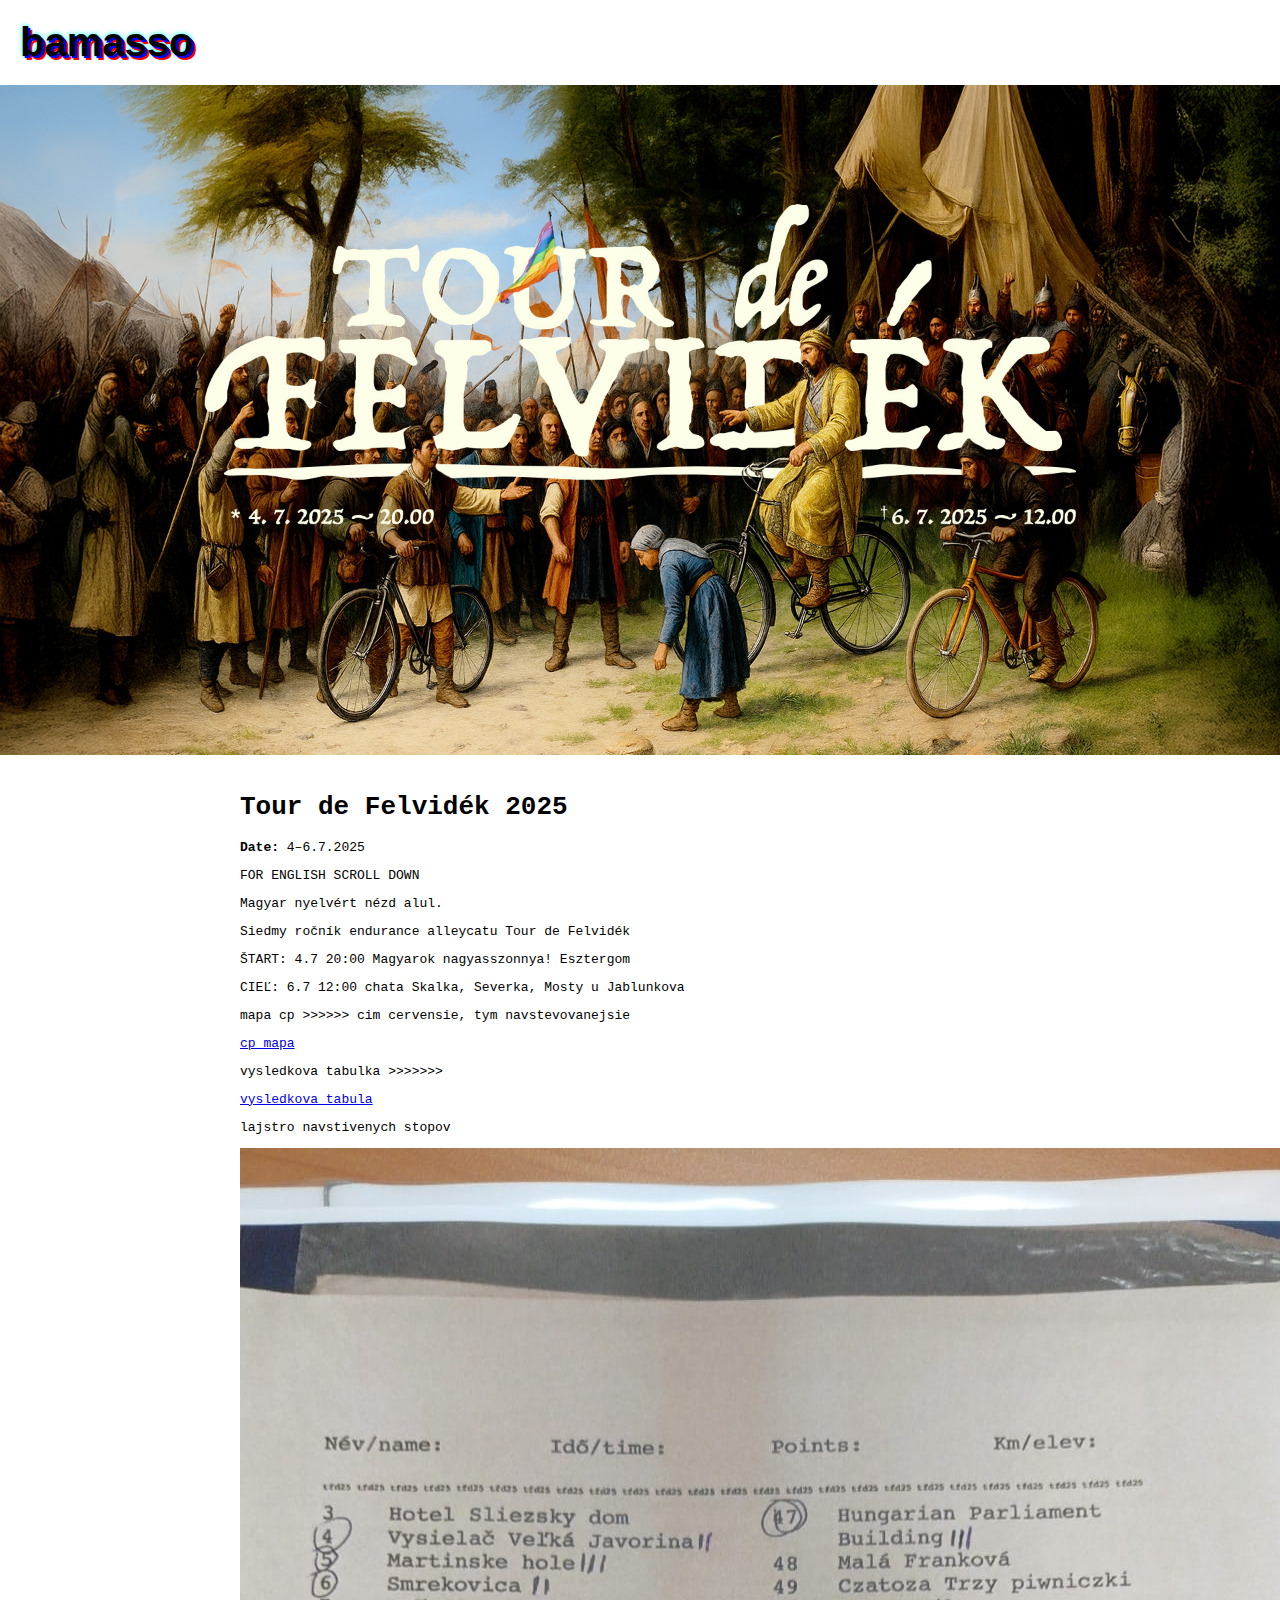
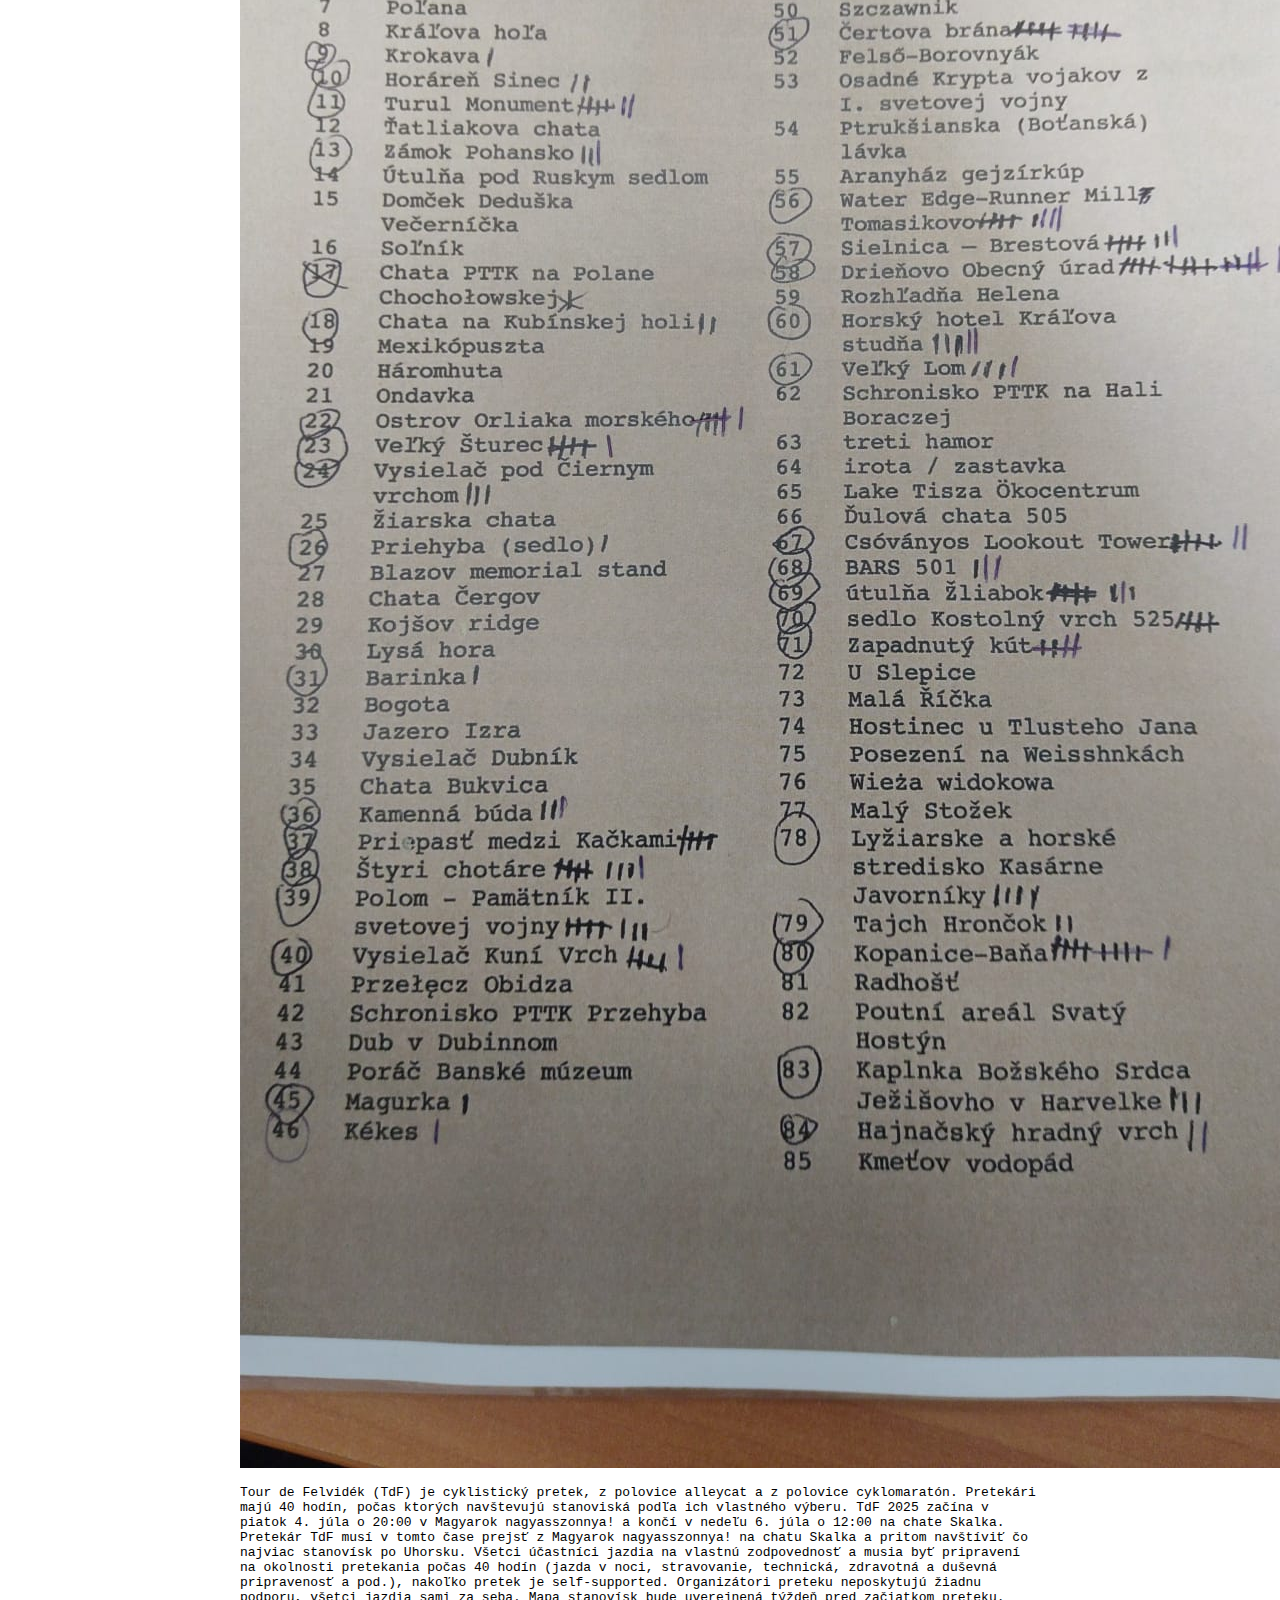
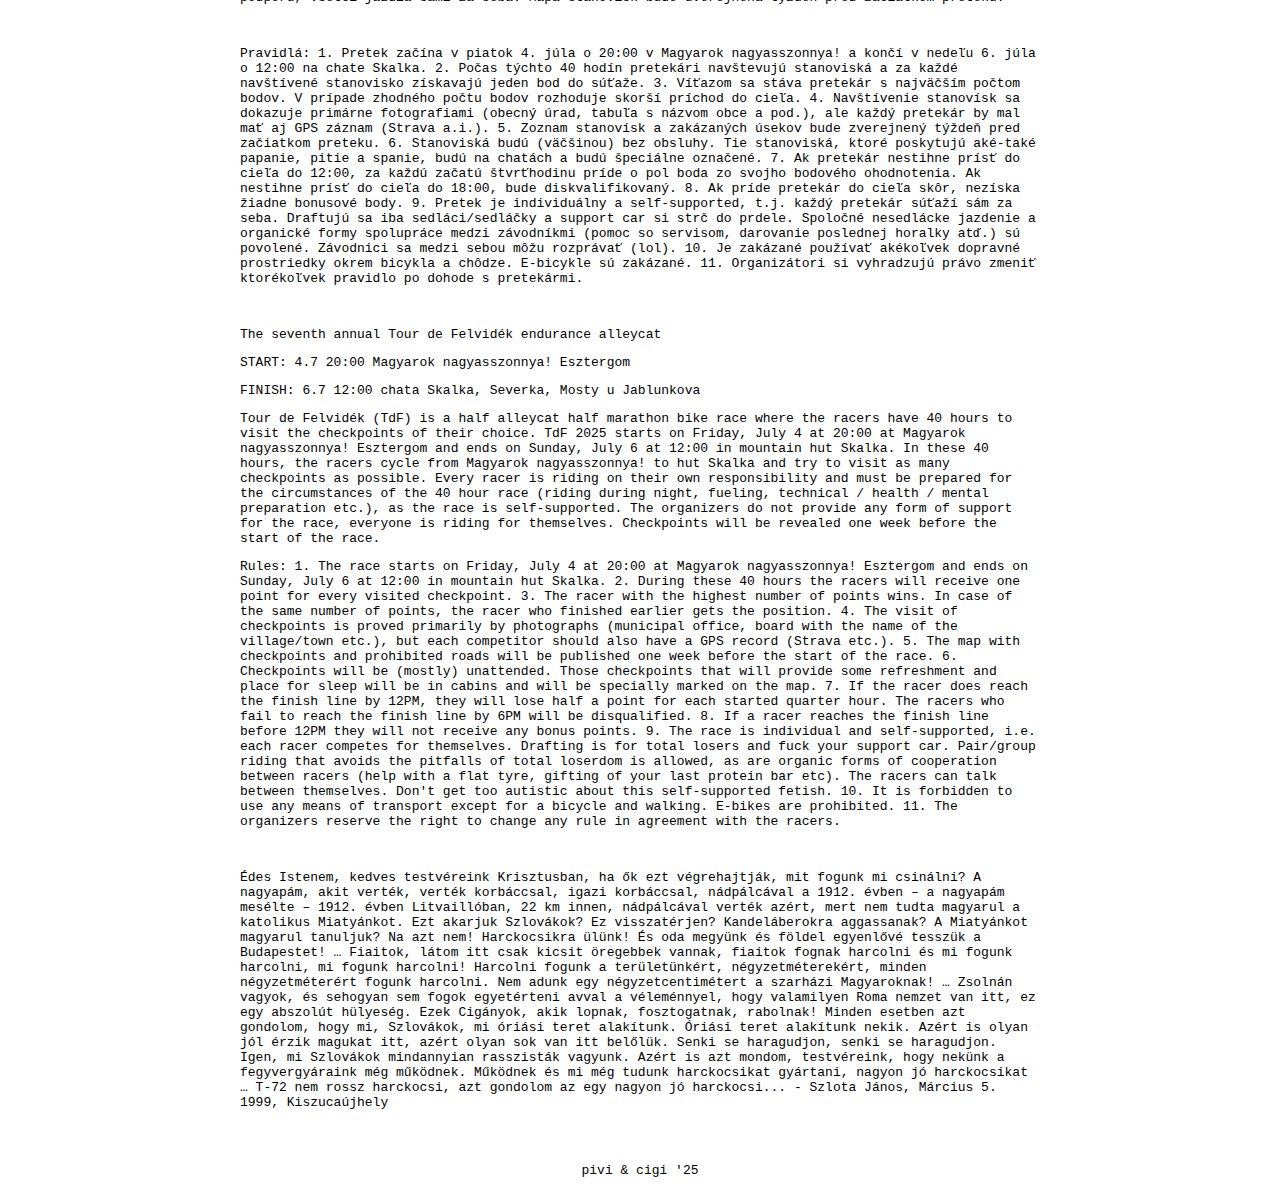
<file: tdf25.html>
<!DOCTYPE html>
<html lang="en">
<head>
  <meta charset="UTF-8" />
  <meta name="viewport" content="width=device-width, initial-scale=1.0" />
  <title>Tour de Felvidék</title>
  <style>
    body {
      background-color: white;
      color: black;
      font-family: monospace;
      text-align: left;
      margin: 0;
      padding: 0;
    }


    .cover {
      width: 100%;
      height: auto;
      display: block;
    }

    .content {
      padding: 20px;
      max-width: 800px;
      margin: 0 auto;
    }

    header {
  padding: 20px;
  font-size: 1.5rem;
}

.logo a {
  font-size: 2.5rem;
  font-weight: bold;
  font-family: 'Impact', 'Arial Black', sans-serif;
  color: white;
  text-shadow:
    2px 2px 0 #0000FF,  /* blue offset */
    4px 4px 0 #FF0000,  /* red offset for "depth" */
    0 0 5px #00FFFF;    /* glow effect */
}


.logo a:hover {
  text-decoration: underline;
}

  </style>
</head>
<body>
  <header>
  <div class="logo">
    <a href="index.html" style="text-decoration: none; color: black;">bamasso</a>
  </div>
</header>
  <main>
  <!-- Responsive full-width cover photo -->
  <img src="tdf25.jpeg" alt="Tour de Felvidék" class="cover" />

  <!-- Event content here -->
  <div class="content">
    <h1>Tour de Felvidék 2025</h1>
    <p><strong>Date:</strong> 4–6.7.2025</p>
    <p>FOR ENGLISH SCROLL DOWN</p>
<p>Magyar nyelvért nézd alul.</p>
Siedmy ročník endurance alleycatu Tour de Felvidék
<p>ŠTART: 4.7 20:00 Magyarok nagyasszonnya! Esztergom</p>
<p></p>CIEĽ: 6.7 12:00 chata Skalka, Severka, Mosty u Jablunkova</p>

    <p> mapa cp >>>>>> cim cervensie, tym navstevovanejsie </p>
<p> <a href="https://www.google.com/maps/d/edit?mid=1VYtO__RdoKcUvvsvTprl0mQpbq080TQ&usp=sharing" target="_blank"> cp mapa </a></p>
<p> vysledkova tabulka >>>>>>> </p>
    <p> 
    <a href="https://docs.google.com/spreadsheets/d/1kl6rAkMDGiB_T6WgNUX59A7e2C0uBbk3Wqe5iyK0wis/edit?usp=sharing" target="_blank">vysledkova tabula </a> </p>

<p> lajstro navstivenych stopov </p>
    <img src="static/images/tdf stopi lajstro.jpg" alt=stopi>
    
    
    

    <p>Tour de Felvidék (TdF) je cyklistický pretek, z polovice alleycat a z polovice cyklomaratón. Pretekári majú 40 hodín, počas ktorých navštevujú stanoviská podľa ich vlastného výberu.
TdF 2025 začína v piatok 4. júla o 20:00 v Magyarok nagyasszonnya! a končí v nedeľu 6. júla o 12:00 na chate Skalka. Pretekár TdF musí v tomto čase prejsť z Magyarok nagyasszonnya! na chatu Skalka a pritom navštíviť čo najviac stanovísk po Uhorsku.
Všetci účastníci jazdia na vlastnú zodpovednosť a musia byť pripravení na okolnosti pretekania počas 40 hodín (jazda v noci, stravovanie, technická, zdravotná a duševná pripravenosť a pod.), nakoľko pretek je self-supported. Organizátori preteku neposkytujú žiadnu podporu, všetci jazdia sami za seba.
Mapa stanovísk bude uverejnená týždeň pred začiatkom preteku.</p>



    <br><p>Pravidlá:
1. Pretek začína v piatok 4. júla o 20:00 v Magyarok nagyasszonnya! a končí v nedeľu 6. júla o 12:00 na chate Skalka.
2. Počas týchto 40 hodín pretekári navštevujú stanoviská a za každé navštívené stanovisko získavajú jeden bod do súťaže.
3. Víťazom sa stáva pretekár s najväčším počtom bodov. V prípade zhodného počtu bodov rozhoduje skorší príchod do cieľa.
4. Navštívenie stanovísk sa dokazuje primárne fotografiami (obecný úrad, tabuľa s názvom obce a pod.), ale každý pretekár by mal mať aj GPS záznam (Strava a.i.).
5. Zoznam stanovísk a zakázaných úsekov bude zverejnený týždeň pred začiatkom preteku.
6. Stanoviská budú (väčšinou) bez obsluhy. Tie stanoviská, ktoré poskytujú aké-také papanie, pitie a spanie, budú na chatách a budú špeciálne označené.
7. Ak pretekár nestihne prísť do cieľa do 12:00, za každú začatú štvrťhodinu príde o pol boda zo svojho bodového ohodnotenia. Ak nestihne prísť do cieľa do 18:00, bude diskvalifikovaný.
8. Ak príde pretekár do cieľa skôr, nezíska žiadne bonusové body.
9. Pretek je individuálny a self-supported, t.j. každý pretekár súťaží sám za seba. Draftujú sa iba sedláci/sedláčky a support car si strč do prdele. Spoločné nesedlácke jazdenie a organické formy spolupráce medzi závodníkmi (pomoc so servisom, darovanie poslednej horalky atď.) sú povolené. Závodnici sa medzi sebou môžu rozprávať (lol).
10. Je zakázané používať akékoľvek dopravné prostriedky okrem bicykla a chôdze. E-bicykle sú zakázané.
11. Organizátori si vyhradzujú právo zmeniť ktorékoľvek pravidlo po dohode s pretekármi.</p>


 <br>     
<p>The seventh annual Tour de Felvidék endurance alleycat</p>
<p>START: 4.7 20:00 Magyarok nagyasszonnya! Esztergom</p>
<p>FINISH: 6.7 12:00 chata Skalka, Severka, Mosty u Jablunkova</p>
<p>Tour de Felvidék (TdF) is a half alleycat half marathon bike race where the racers have 40 hours to visit the checkpoints of their choice.
TdF 2025 starts on Friday, July 4 at 20:00 at Magyarok nagyasszonnya! Esztergom and ends on Sunday, July 6 at 12:00 in mountain hut Skalka. In these 40 hours, the racers cycle from Magyarok nagyasszonnya! to hut Skalka and try to visit as many checkpoints as possible.
Every racer is riding on their own responsibility and must be prepared for the circumstances of the 40 hour race (riding during night, fueling, technical / health / mental preparation etc.), as the race is self-supported. The organizers do not provide any form of support for the race, everyone is riding for themselves.
Checkpoints will be revealed one week before the start of the race.</p>
<p>Rules:
1. The race starts on Friday, July 4 at 20:00 at Magyarok nagyasszonnya! Esztergom and ends on Sunday, July 6 at 12:00 in mountain hut Skalka.
2. During these 40 hours the racers will receive one point for every visited checkpoint.
3. The racer with the highest number of points wins. In case of the same number of points, the racer who finished earlier gets the position.
4. The visit of checkpoints is proved primarily by photographs (municipal office, board with the name of the village/town etc.), but each competitor should also have a GPS record (Strava etc.).
5. The map with checkpoints and prohibited roads will be published one week before the start of the race.
6. Checkpoints will be (mostly) unattended. Those checkpoints that will provide some refreshment and place for sleep will be in cabins and will be specially marked on the map.
7. If the racer does reach the finish line by 12PM, they will lose half a point for each started quarter hour. The racers who fail to reach the finish line by 6PM will be disqualified.
8. If a racer reaches the finish line before 12PM they will not receive any bonus points.
9. The race is individual and self-supported, i.e. each racer competes for themselves. Drafting is for total losers and fuck your support car. Pair/group riding that avoids the pitfalls of total loserdom is allowed, as are organic forms of cooperation between racers (help with a flat tyre, gifting of your last protein bar etc). The racers can talk between themselves. Don't get too autistic about this self-supported fetish.
10. It is forbidden to use any means of transport except for a bicycle and walking. E-bikes are prohibited.
11. The organizers reserve the right to change any rule in agreement with the racers.</p>


  <br>    
<p>Édes Istenem, kedves testvéreink Krisztusban, ha ők ezt végrehajtják, mit fogunk mi csinálni? A nagyapám, akit verték, verték korbáccsal, igazi korbáccsal, nádpálcával a 1912. évben – a nagyapám mesélte – 1912. évben Litvaillóban, 22 km innen, nádpálcával verték azért, mert nem tudta magyarul a katolikus Miatyánkot.
Ezt akarjuk Szlovákok? Ez visszatérjen? Kandeláberokra aggassanak? A Miatyánkot magyarul tanuljuk? Na azt nem! Harckocsikra ülünk! És oda megyünk és földel egyenlővé tesszük a Budapestet!
…
Fiaitok, látom itt csak kicsit öregebbek vannak, fiaitok fognak harcolni és mi fogunk harcolni, mi fogunk harcolni! Harcolni fogunk a területünkért, négyzetméterekért, minden négyzetméterért fogunk harcolni. Nem adunk egy négyzetcentimétert a szarházi Magyaroknak!
…
Zsolnán vagyok, és sehogyan sem fogok egyetérteni avval a véleménnyel, hogy valamilyen Roma nemzet van itt, ez egy abszolút hülyeség. Ezek Cigányok, akik lopnak, fosztogatnak, rabolnak!
Minden esetben azt gondolom, hogy mi, Szlovákok, mi óriási teret alakítunk. Óriási teret alakítunk nekik. Azért is olyan jól érzik magukat itt, azért olyan sok van itt belőlük.
Senki se haragudjon, senki se haragudjon. Igen, mi Szlovákok mindannyian rasszisták vagyunk. Azért is azt mondom, testvéreink, hogy nekünk a fegyvergyáraink még működnek. Működnek és mi még tudunk harckocsikat gyártani, nagyon jó harckocsikat … T-72 nem rossz harckocsi, azt gondolom az egy nagyon jó harckocsi...
- Szlota János, Március 5. 1999, Kiszucaújhely</p>
    <main>
  </div>
  <!-- Add to bottom of body -->
<footer style="text-align:center; padding:20px;">
  pivi & cigi '25
</footer>


</body>
</html>
</file>
<file: static/style.css>
* {
    box-sizing: border-box;
}

body {
    background-color: #ffffff;
    color: #312f2b;
    image-rendering: optimizespeed;
    font-family: Barlow, Source Sans Pro, Open Sans, Lucida Grande, Lucida Sans Unicode, Geneva, Verdana, sans-serif;
    font-size: 1.125rem;
    font-weight: 300;
    line-height: 1.6666666667;
    margin: 0 auto;
    padding: 0;
    width: 100%;
}

/* Header */
.header {
    text-align: center;
    margin: auto;
    width: 100%;
    padding: 2rem;
}

.header .logo-container {
  display: flex;
  justify-content: center;
  width: 100%;
  margin-bottom: 1rem;
}

.header .logo {
  width: 100%;
  max-width: 60%;
  height: auto;
  display: block;
}

.header .topnav a {
    color: #312f2b;
    float: center;
    text-decoration: none;
    font-size: .75rem;
    font-weight: 900;
    letter-spacing: .085em;
    padding-left: .625rem;
    padding-right: .625rem;
    text-transform: uppercase;
}

.header .topnav a:hover {
    text-decoration: underline;
}

.article-container {
    margin: auto;
    width: 95%;
    padding: 10px;
}

.article-container .article-header .sidebar-banner {
    float: left;
    width: 20%;
    padding: 10px;
}

.article-container .article-header .sidebar-banner a {
    display: block;
    padding-bottom: 83.0769230769%;
    position: relative;
    width: 100%;
}

.article-container .article-header .sidebar-banner a img {
    height: 100%;
    position: absolute;
    width: 100%;
}

.article-container .article-header .article-header-content {
    float: left;
    width: 80%;
    padding: 10px;
}

.article-container .article-header .article-header-content h4 {
    margin:0 0 .25rem;
    font-size: 1.125rem;
    font-weight: 300;
    letter-spacing: .085em;
    line-height: 1.6666666667;
    text-transform: uppercase;
}

.article-container .article-header .article-header-content a {
    font-size: .875rem;
    font-weight: 600;
    letter-spacing: .07rem;
    position: relative;
    text-transform: uppercase;
    color: #cf8a0c;
    text-decoration: none;
}

.article-container .article-header .article-header-content a:hover {
    text-decoration: underline;
}

.article-container .article-header .article-header-content .article-title {
    font-size: 3rem;
    font-weight: 900;
    letter-spacing: -.01em;
    line-height: 1.2083333333;
}

.article-container .article-header .article-header-content .author {
    font-size: .875rem;
    font-weight: 600;
    letter-spacing: .07rem;
    text-transform: uppercase;
}

.article-container .article-header .article-header-content .date {
    font-size: .8125rem;
    font-weight: 400;
    margin-top: .125rem;
}

.article-container .article-content p {
    margin: 0 auto;
    max-width: 90%;
    padding: 40px 100px;
}

.article-container .article-content img {
    display: block;
    margin: auto;
    width: 100%;
    padding: 4px;
}

.article-container .article-content .row > .column {
    padding: 0 8px;
}

.article-container .article-content .row:after {
    content: "";
    display: table;
    clear: both;
}
.article-container .article-content .column {
    float: left;
    width: 33%;
}

/* Footer */
.footer {
    background-color: #dfd4bf;
    text-align: center;
    margin: auto;
    width: 100%;
    padding: 4rem;
}

.footer .nav-featured nav ul {
    list-style-type: none;
}

.footer .nav-featured li {
    display: inline-block;
    font-weight: 900;
    padding-left: .625rem;
    padding-right: .625rem;
    text-transform: uppercase;
}

.footer .nav-featured li a {
    font-size: 1.875rem;
    color: #312f2b;
    text-decoration: none;
}

.footer .nav-featured li a:hover {
    text-decoration: underline;
}

.footer .nav-featured li a.highlight {
    color: #cf8a0c;
}

.footer .outro {
    margin: 0 auto;
    max-width: 43.75rem;
    padding-top: 2rem;
}

.footer .nav-main {
    margin: 0 auto;
    max-width: 47.5rem;
    padding-top: 2rem;
}

.footer .nav-main nav ul {
    list-style-type: none;
}

.footer .nav-main li {
    display: inline-block;
    font-size: .75rem;
    font-weight: 900;
    letter-spacing: .085em;
    padding-left: .625rem;
    padding-right: .625rem;
    text-transform: uppercase;
}

.footer .nav-main li a {
    color: #312f2b;
    text-decoration: none;
}

.footer .nav-main li a:hover {
    text-decoration: underline;
}

.footer .nav-social {
    margin: 0 auto;
    padding-top: 2rem;
    width: 12.5rem;
}

.footer .nav-social ul {
    display: flex;
    justify-content: space-between;
    width: 100%;
    list-style-type: none;
}

.footer .nav-social a {
    display: block;
    height: 1.625rem;
    width: 1.625rem;
}

.footer .colophon {
    padding-top: 2rem;
}

.footer .colophon p {
    margin: 0 auto;
}

/* Medium devices (tablets, 768px and down) */
@media (max-width: 768px) {
    .header .logo {
        width: 100%;
        max-width: 100%;
        height: auto;
        display: block;
    }

    .article-container {
        width: 100%;
        padding: 0px;
    }

    .article-container .article-header .sidebar-banner {
        width: 30%;
        padding: 5px;
    }

    .article-container .article-header .article-header-content {
        width: 70%;
        padding: 5px;
    }

    .article-container .article-header .article-header-content h4 {
        font-size: 1rem;
        font-weight: 300;
        letter-spacing: 0.085em;
        line-height: 1;
    }

    .article-container .article-header .article-header-content a {
        font-size: 0.875rem;
        letter-spacing: .02rem;
    }

    .article-container .article-header .article-header-content .article-title {
        font-size: 2.5rem;
        letter-spacing: -.01em;
        line-height: 1;
    }

    .article-container .article-header .article-header-content .author {
        font-size: 0.875rem;
        letter-spacing: .02rem;
    }

    .article-container .article-content p {
        padding: 10px;
    }
}

/* Small devices (phones, 600px and down) */
@media (max-width: 600px) {
}

/* Extra small devices (≤ 400px) */
@media (max-width: 400px) {
}
</file>
